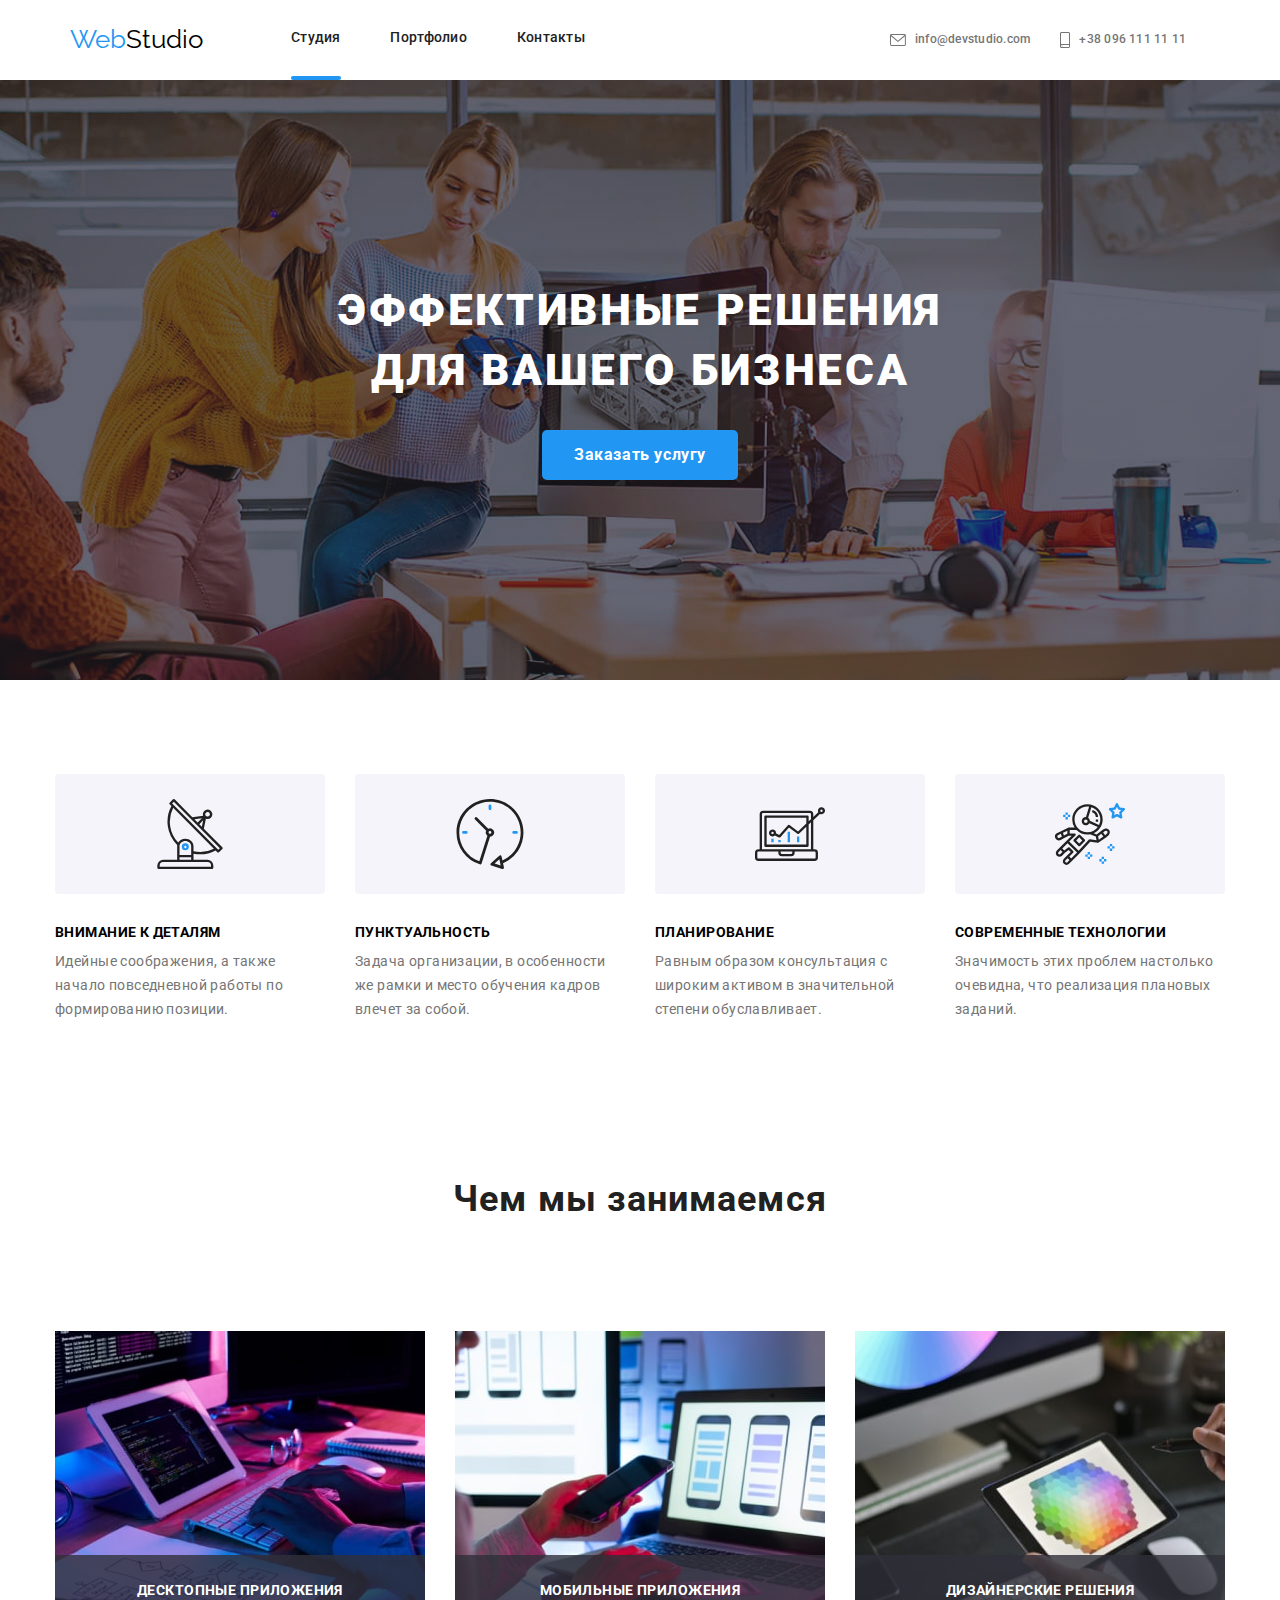
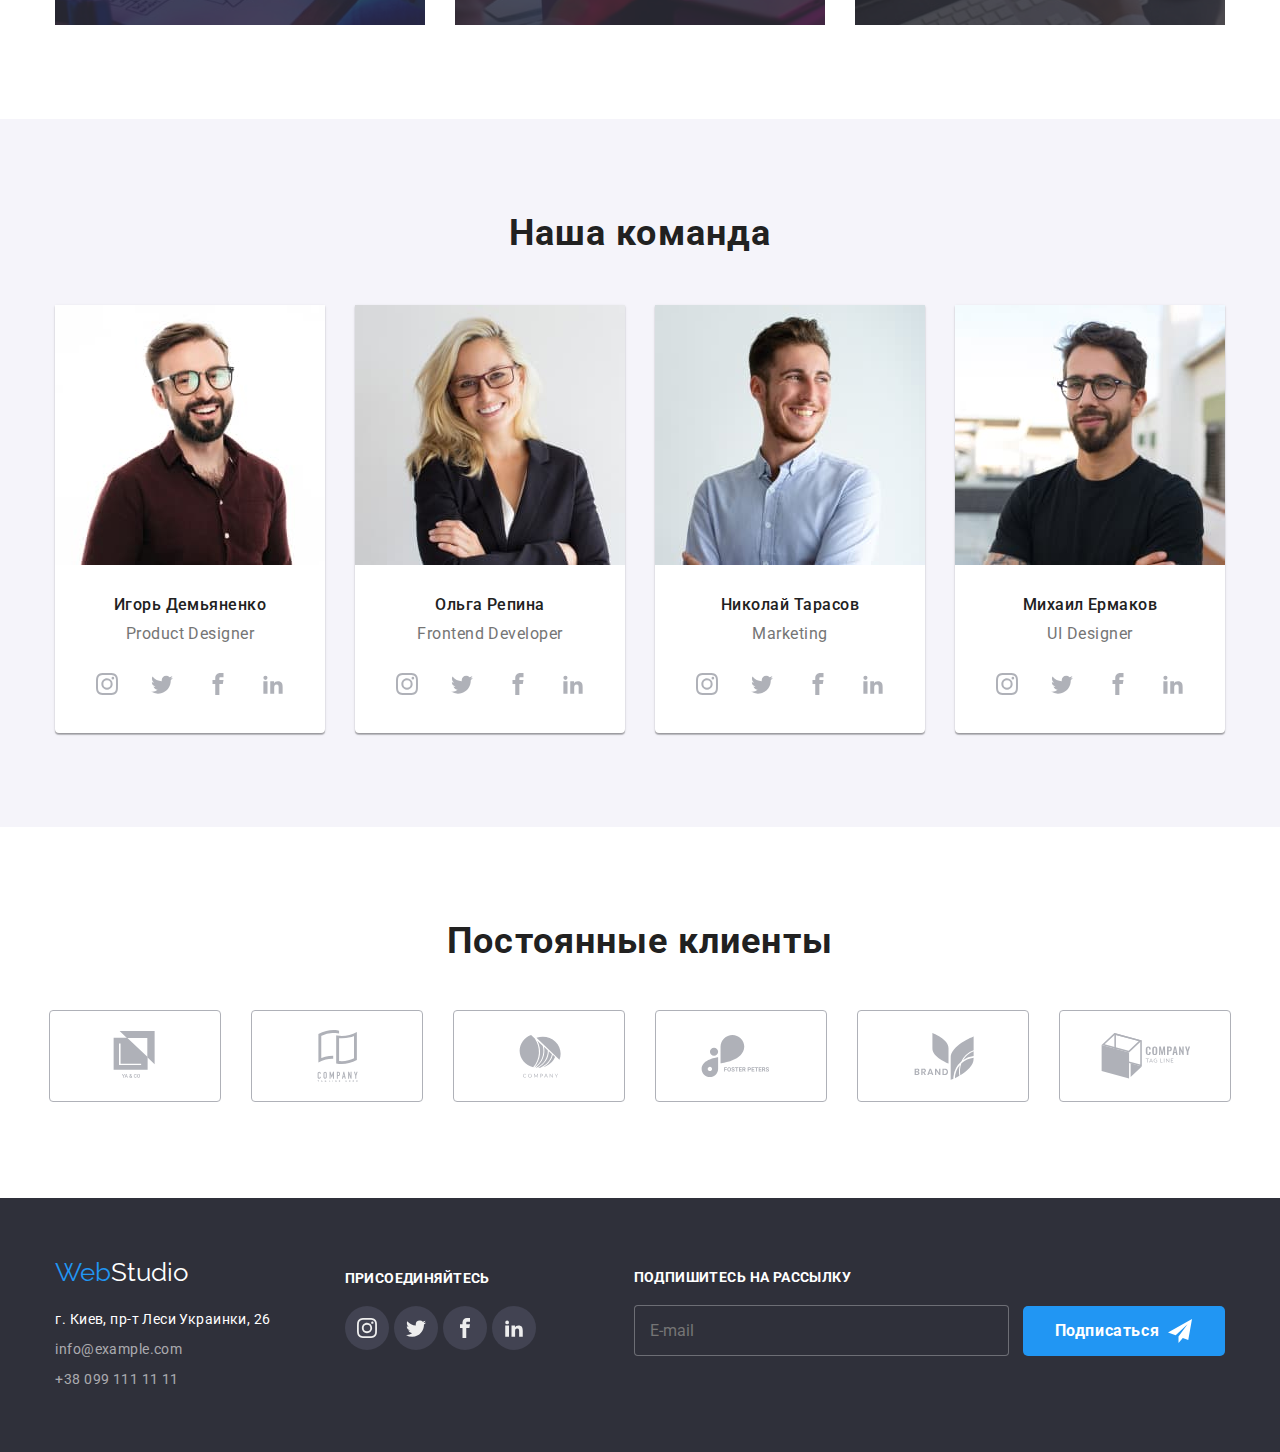
<file: index.html>
<!DOCTYPE html>
<html lang="ru">
<head>
    <meta charset="UTF-8">
    <meta name="viewport" content="width=device-width, initial-scale=1.0">
    <title>WebStudioHM</title>
    <link rel="stylesheet" href="https://cdnjs.cloudflare.com/ajax/libs/modern-normalize/1.0.0/modern-normalize.css">
    <!-- <link rel="stylesheet" href="./css/styles.css"> -->
    <link rel="stylesheet" href="./css/main.min.css">
    <link rel="stylesheet" href="https://cdnjs.cloudflare.com/ajax/libs/animate.css/4.1.1/animate.min.css">
    <link href="https://fonts.googleapis.com/css2?family=Roboto:wght@400;500;700;900&;display=swap" rel="stylesheet">
    <link href="https://fonts.googleapis.com/css2?family=Raleway:wght@700&;display=swap" rel="stylesheet">
    </head>
<body>
<!-- <p>Главная</p> -->
<section class="header-container">
    <header class="header">

        <nav class="navpanel">
            <a class="site-logo" href="./index.html">
                <p class="site-logo-text"><span class="logo-color-web">Web</span><span class=logo-color-studio>Studio</span></p>
            </a>

            <button type="button" class="header-menu-button" aria-expanded="false" aria-controls="menu-part" data-menu-button>
                <svg width="40" height="40" aria-label="Кнопка меню навигации">
                    <use class="menu-bn" href="./img/sprite-icon.svg#icon-menu_40px"></use>
                    <use class="close-bn" href="./img/sprite-icon.svg#icon-close_40px"></use>
                </svg>
            </button>
            
            <div class="header-menu-part" id="menu-part" data-menu>
                <ul class="navpanel-link">
                    <li>
                        <a class="navpanel-link-list" href=""><p class="bottom-line">Студия</p>
                        </a>
                        <!-- <div class="bottom-line"></div> -->
                    </li>
                    
                    <li>
                        <a class="navpanel-link-list" href="./portfolio.html"><p class="bottom-line2">Портфолио</p></a>
                        <!-- <div class="bottom-line2"></div> -->
                    </li>
                    <li>
                        <a class="navpanel-link-list" href=""><p class="bottom-line3">Контакты</p></a>
                        <!-- <div class="bottom-line3"></div> -->
                    </li>
                </ul>

                    <!-- phone-mail-header -->

                <ul class="address">
                    <li>
                        <a class="header-mail" lang="en" href="mailto:info@devstudio.com">info@devstudio.com
                            <svg class="mail-svg">
                                <use href="./img/sprite-icon.svg#icon-mail"></use>
                            </svg> 
                        </a>
                    </li>
                    <li>
                        <a class="header-tel" href="tel:+380961111111">+38 096 111 11 11
                            <svg class="tel-svg">
                                <use href="./img/sprite-icon.svg#icon-sizephone"></use>
                            </svg> 
                        </a>
                    </li>
                </ul>
                
            </div>
            
        </nav>
        
        
    </header>
</section>
    
    <!-- main -->

    <main>
        <section class="effective-part">
            <div class="effective-part-main">
                <h4 hidden>hidden</h4>
                <p class="effective-part-main-text">Эффективные решения для вашего бизнеса</p>
            </div>
            <div class="effective-part-btn">
                <button class="modal-btn" type="button" data-modal-open>Заказать услугу</button>
            </div>
        </section>

        <!-- features -->

        <section class="section-features">
            <div class="section-container">
                <a class="sf-item-link" href="">
                    <svg class="item-link-svg" width="70px" height="70px">
                        <use href="./img/sprite-icon.svg#icon-antennablue"></use>
                    </svg>
                </a>
                <h4 class="section-heading">Внимание к деталям</h4>
                <p class="section-heading-bottom">Идейные соображения, а также начало повседневной работы по формированию позиции.</p>
            </div>

            <div class="section-container">
                <a class="sf-item-link" href="">
                    <svg class="item-link-svg" width="70px" height="70px">
                        <use href="./img/sprite-icon.svg#icon-clock-blue"></use>
                    </svg>
                </a>
                <h4 class="section-heading">Пунктуальность</h4>
                <p class="section-heading-bottom">Задача организации, в особенности же рамки и место обучения кадров влечет за собой.</p>
            </div>

            <div class="section-container">
                <a class="sf-item-link" href="">
                    <svg class="item-link-svg" width="70px" height="70px">
                        <use href="./img/sprite-icon.svg#icon-diagram-blue"></use>
                    </svg>
                </a>
                <h4 class="section-heading">Планирование</h4>
                <p class="section-heading-bottom">Равным образом консультация с широким активом в значительной степени обуславливает.</p>
            </div>

            <div class="section-container">
                <a class="sf-item-link" href="">
                    <svg class="item-link-svg" width="70px" height="70px">
                        <use href="./img/sprite-icon.svg#icon-astronaut-blue"></use>
                    </svg>
                </a>
                <h4 class="section-heading">Современные технологии</h4>
                <p class="section-heading-bottom">Значимость этих проблем настолько очевидна, что реализация плановых заданий.</p>
            </div>
        </section>
        
        <!-- what-we-do -->

        <section>
            <div class="whatwedo">
                <h3 class="wwdheading">Чем мы занимаемся</h3>
                <ul class="wwd-items">
                    <li class="wwd-img-list">
                        <img src="./img/sectionwhatwedo/compressed/box1-min.jpg" alt="работает на десктопе" width="370" height="294" title="desktopwork">
                        <!-- <div class="wwd-overlay">
                        </div>  -->
                        <p class="wwd-text-ove">Десктопные приложения</p>
                    </li>
                    <li class="wwd-img-list">
                        <img src="./img/sectionwhatwedo/compressed/box2-min.jpg" alt="работает на смартфоне" width="370" height="294" title="phonework">
                    <!-- <div class="wwd-overlay">
                        </div>  -->
                        <p class="wwd-text-ove">Мобильные приложения</p>
                    </li >
                    <li class="wwd-img-list">
                        <img src="./img/sectionwhatwedo/compressed/box3-min.jpg" alt="работает на таблете" width="370" height="294" title="tablework">
                    <!-- <div class="wwd-overlay">
                        </div>  -->
                        <p class="wwd-text-ove">Дизайнерские решения</p>
                    </li>
                </ul>
            </div>
        </section>
        
        <!-- ours-team -->

        <section>
            <div class="ours-team">
                <h3 class="ours-team-heading">Наша команда</h3>
                <ul class="ours-team-heading-items">
                    <li  class="shadow">
                        <picture>
                            <source srcset="./img/sectionourteam/igor-desktop.jpg 1x, ./img/sectionourteam/igor-desktop@2x.jpg 2x" 
                              media="(min-width: 1200px)">
                            <source srcset="./img/sectionourteam//igor-tablet.jpg 1x, ./img/sectionourteam/igor-tablet@2x.jpg 2x"
                              media="(min-width: 768px)">
                            <source srcset="./img/sectionourteam//igor-mobile.jpg 1x, ./img/sectionourteam/igor-mobile@2x.jpg 2x"
                              media="(min-width: 320px)">
                            <img class="union" src="./img/sectionourteam/igor-mobile.jpg" alt="Фото Игоря">
                          </picture>
                        <!-- <img src="./img/sectionourteam/compressed/img1or-min.jpg" width="270" height="260" alt="Игорь Демьяненко"> -->
                        <h4 class="ours-team-heading-employe">Игорь Демьяненко</h4>
                        <p class="ours-team-heading-employe-spec" lang="en">Product Designer</p>
                        
                        <div class="follow-board">
                            <div class="follow">
                                <a class="follow-link" href="">
                                    <svg class="follow-link-item">
                                        <use href="./img/sprite-icon.svg#icon-instagram"></use>
                                    </svg>
                                </a>
                            </div>
                             <div class="follow">
                                <a class="follow-link" href="">
                                    <svg class="follow-link-item">
                                        <use href="./img/sprite-icon.svg#icon-twitter"></use>
                                    </svg>                             
                                </a>
                            </div>
                            <div class="follow">
                                <a class="follow-link" href="">
                                    <svg class="follow-link-item">
                                        <use href="./img/sprite-icon.svg#icon-facebook"></use>
                                    </svg>
                                </a>
                            </div>
                            <div class="follow">
                                <a class="follow-link" href="">
                                    <svg class="follow-link-item">
                                        <use href="./img/sprite-icon.svg#icon-linkedin2"></use>
                                    </svg>
                                </a>
                            </div>
                        </div>
                    </li>
            
                    <li class="shadow">
                        <picture>
                            <source srcset="./img/sectionourteam/olga-desktop.jpg 1x, ./img/sectionourteam/olga-mobile@2x.jpg 2x" 
                              media="(min-width: 1200px)">
                            <source srcset="./img/sectionourteam//olga-tablet.jpg 1x, ./img/sectionourteam/olga-mobile@2x.jpg 2x"
                              media="(min-width: 768px)">
                            <source srcset="./img/sectionourteam//olga-mobile.jpg 1x, ./img/sectionourteam/olga-mobile@2x.jpg 2x"
                              media="(min-width: 320px)">
                            <img class="union" src="./img/sectionourteam/olga-mobile.jpg" alt="Фото Ольги">
                          </picture>
                        <!-- <img src="./img/sectionourteam/compressed/img2or-min.jpg" width="270" height="260" alt="Ольга Репина"> -->
                        <h4 class="ours-team-heading-employe">Ольга Репина</h4>
                        <p class="ours-team-heading-employe-spec" lang="en">Frontend Developer</p>

                        <div class="follow-board">
                            <div class="follow">
                                <a class="follow-link" href="">
                                    <svg class="follow-link-item">
                                        <use href="./img/sprite-icon.svg#icon-instagram"></use>
                                    </svg>
                                </a>
                            </div>
                             <div class="follow">
                                <a class="follow-link" href="">
                                    <svg class="follow-link-item">
                                        <use href="./img/sprite-icon.svg#icon-twitter"></use>
                                    </svg>                             
                                </a>
                            </div>
                            <div class="follow">
                                <a class="follow-link" href="">
                                    <svg class="follow-link-item">
                                        <use href="./img/sprite-icon.svg#icon-facebook"></use>
                                    </svg>
                                </a>
                            </div>
                            <div class="follow">
                                <a class="follow-link" href="">
                                    <svg class="follow-link-item">
                                        <use href="./img/sprite-icon.svg#icon-linkedin2"></use>
                                    </svg>
                                </a>
                            </div>
                        </div>
                    </li>
                    <li class="shadow">
                        <picture>
                            <source srcset="./img/sectionourteam/nikolay-desktop.jpg 1x, ./img/sectionourteam/nikolay-desktop@2x.jpg 2x" 
                              media="(min-width: 1200px)">
                            <source srcset="./img/sectionourteam//nikolay-tablet.jpg 1x, ./img/sectionourteam/nikolay-tablet@2x.jpg 2x"
                              media="(min-width: 768px)">
                            <source srcset="./img/sectionourteam//nikolay-mobile.jpg 1x, ./img/sectionourteam/nikolay-mobile@2x.jpg 2x"
                              media="(min-width: 320px)">
                            <img class="union" src="./img/sectionourteam/nikolay-mobile.jpg" alt="Фото Николая">
                          </picture>
                        <!-- <img src="./img/sectionourteam/compressed/img3or-min.jpg" width="270" height="260" alt="Николай Тарасов"> -->
                        <h4 class="ours-team-heading-employe">Николай Тарасов</h4>
                        <p class="ours-team-heading-employe-spec" lang="en">Marketing</p>

                        <div class="follow-board">
                            <div class="follow">
                                <a class="follow-link" href="">
                                    <svg class="follow-link-item">
                                        <use href="./img/sprite-icon.svg#icon-instagram"></use>
                                    </svg>
                                </a>
                            </div>
                             <div class="follow">
                                <a class="follow-link" href="">
                                    <svg class="follow-link-item">
                                        <use href="./img/sprite-icon.svg#icon-twitter"></use>
                                    </svg>                             
                                </a>
                            </div>
                            <div class="follow">
                                <a class="follow-link" href="">
                                    <svg class="follow-link-item">
                                        <use href="./img/sprite-icon.svg#icon-facebook"></use>
                                    </svg>
                                </a>
                            </div>
                            <div class="follow">
                                <a class="follow-link" href="">
                                    <svg class="follow-link-item">
                                        <use href="./img/sprite-icon.svg#icon-linkedin2"></use>
                                    </svg>
                                </a>
                            </div>
                        </div>
                    </li>
                    <li class="shadow">
                        <picture>
                            <source srcset="./img/sectionourteam/mihail-desktop.jpg 1x, ./img/sectionourteam/mihail-desktop@2x.jpg 2x" 
                              media="(min-width: 1200px)">
                            <source srcset="./img/sectionourteam//mihail-tablet.jpg 1x, ./img/sectionourteam/mihail-tablet@2x.jpg 2x"
                              media="(min-width: 768px)">
                            <source srcset="./img/sectionourteam//mihail-mobile.jpg 1x, ./img/sectionourteam/mihail-mobile@2x.jpg 2x"
                              media="(min-width: 320px)">
                            <img class="union" src="./img/sectionourteam/mihail-mobile.jpg" alt="Фото Игоря">
                          </picture>
                        <!-- <img src="./img/sectionourteam/compressed/img4or-min.jpg" width="270" height="260" alt="Михаил Ермаков"> -->
                        <h4 class="ours-team-heading-employe">Михаил Ермаков</h4>
                        <p class="ours-team-heading-employe-spec" lang="en">UI Designer</p>

                        <div class="follow-board">
                            <div class="follow">
                                <a class="follow-link" href="">
                                    <svg class="follow-link-item">
                                        <use href="./img/sprite-icon.svg#icon-instagram"></use>
                                    </svg>
                                </a>
                            </div>
                             <div class="follow">
                                <a class="follow-link" href="">
                                    <svg class="follow-link-item">
                                        <use href="./img/sprite-icon.svg#icon-twitter"></use>
                                    </svg>                             
                                </a>
                            </div>
                            <div class="follow">
                                <a class="follow-link" href="">
                                    <svg class="follow-link-item">
                                        <use href="./img/sprite-icon.svg#icon-facebook"></use>
                                    </svg>
                                </a>
                            </div>
                            <div class="follow">
                                <a class="follow-link" href="">
                                    <svg class="follow-link-item">
                                        <use href="./img/sprite-icon.svg#icon-linkedin2"></use>
                                    </svg>
                                </a>
                            </div>
                        </div>
                    </li>
                </ul>
            </div>

        </section>
    </main>

    <!-- regular-customers -->

    <section>
        <div class="customers">
            <h3 class="customers-heading">Постоянные клиенты</h3>
                
                <ul class="cs-heading">
                    <li class="cs-heading-img">
                    <a href="">
                        <svg class="cs-svg">
                            <use href="./img/sprite-icon.svg#icon-Client-1"></use>
                        </svg>
                        <!-- <img src="./img/SectionRegularCustomers/Client-1.svg" alt="c1" width="170px" height="90px"> -->
                    </a>
                    </li>
                    <li class="cs-heading-img">
                    <a href="">
                            <svg class="cs-svg">
                                <use href="./img/sprite-icon.svg#icon-Client-2"></use>
                            </svg>
                        <!-- <img src="./img/SectionRegularCustomers/Client-2.svg" alt="c2" width="170px" height="90px"> -->
                    </a>
                    </li>
                    <li class="cs-heading-img">
                    <a href="">
                        <svg class="cs-svg">
                            <use href="./img/sprite-icon.svg#icon-Client-3"></use>
                        </svg>
                        <!-- <img src="./img/SectionRegularCustomers/Client-3.svg" alt="c3" width="170px" height="90px"> -->
                    </a>
                    </li>
                    <li class="cs-heading-img">
                    <a href="">
                        <svg class="cs-svg">
                            <use href="./img/sprite-icon.svg#icon-Client-4"></use>
                        </svg>
                        <!-- <img src="./img/SectionRegularCustomers/Client-4.svg" alt="c4" width="170px" height="90px"> -->
                    </a>
                    </li>
                    <li class="cs-heading-img">
                    <a href="">
                        <svg class="cs-svg">
                            <use href="./img/sprite-icon.svg#icon-Client-5"></use>
                        </svg>
                        <!-- <img src="./img/SectionRegularCustomers/Client-5.svg" alt="c5" width="170px" height="90px"> -->
                    </a>
                    </li>
                    <li class="cs-heading-img">
                    <a href="">
                        <svg class="cs-svg">
                            <use href="./img/sprite-icon.svg#icon-Client-6"></use>
                        </svg>
                        <!-- <img src="./img/SectionRegularCustomers/Client-6.svg" alt="c6" width="170px" height="90px"> -->
                    </a>
                    </li>
                </ul>
        </div>
    </section>

    <!-- contacts-footer -->

    <footer class="footer">
        <div class="footer-block">
            <div class="footer-inline">
                <a class="site-logo-f" href="./index.html">
                    <p class="site-logo-f-text">
                        <span class="logo-color-web">Web</span><span class=logo-color-studio-w>Studio</span>
                    </p>
                </a>
                <ul class="contacts-footer">
                    <li>
                        <a class="footer-map-link" href="https://goo.gl/maps/T7kZVf5VMRWnxqEv9" target="_blank">г. Киев, пр-т Леси Украинки, 26</a>
                    </li>
                    <li>
                        <a class="footer-mail-link" href="mailto:info@example.com">info@example.com</a>
                    </li>
                    <li>
                        <a class="footer-tel-link" href="tel:+380991111111">+38 099 111 11 11</a>
                    </li>
                </ul>
            </div>

    <!-- contacts-footer-inline-2 -->
       
            <div class="footer-inline-2">
                <p class="footer-link-header">присоединяйтесь</p>
                <ul class="gotolink">
                    <li class="gotolink-item">
                        <a class="link-area" href="">
                        <svg class="gotolink-item-icon">
                            <use href="./img/sprite-icon.svg#icon-instagram"></use>
                        </svg>    
                        </a>
                    </li>
                    <li class="gotolink-item">     
                        <a class="link-area" href="">
                        <svg class="gotolink-item-icon">
                            <use href="./img/sprite-icon.svg#icon-twitter"></use>
                        </svg>
                        </a>
                    </li>
                    <li class="gotolink-item">
                        <a class="link-area" href="">
                        <svg class="gotolink-item-icon">
                            <use href="./img/sprite-icon.svg#icon-facebook"></use>
                        </svg>    
                        </a>
                    </li>
                    <li class="gotolink-item">
                        <a class="link-area" href="">
                        <svg class="gotolink-item-icon">
                            <use href="./img/sprite-icon.svg#icon-linkedin2"></use>
                        </svg>    
                        </a>
                    </li>
                </ul>
            </div>
        </div>
        
            <div class="subscribe">
                <form action="#">
                    <label class="sub-head" for="sub-me">Подпишитесь на рассылку</label>
                    <input name="sub-me" class="sub-input" type="email" id="sub-me" placeholder="E-mail" required>
                    <button class="sub-submit" type="submit">Подписаться</button>
                </form>
            </div>
        
    </footer>
    <!-- modal-button-action-start -->
    <div class="backdrop is-hidden" data-modal>
        <div class="modal">
            <button type="button" class="close-btn" data-modal-close>
                <svg width="11px" height="11px">
                    <use href="./img/sprite-icon.svg#icon-cross"></use>
                </svg>
            </button>

            
            <div>

                <p class="modal-header">Оставьте свои данные, мы вам перезвоним</p>
                <form action="#" class="contact-form">

                    <label for="name" class="input-p">Имя</label>
                    <input type="text" name="u-name" id="name" class="c-form-input" required>
                    <svg class="input-icon-svg-name" width="12px" height="12px">
                        <use href="./img/sprite-icon.svg#icon-name"></use>
                    </svg>
                    
                    
                    <label for="phone" class="input-p">Телефон</label>
                    <input type="tel" name="u-tel" id="phone" class="c-form-input" required>
                    <svg class="input-icon-svg-tel" width="13px" height="13px">
                        <use href="./img/sprite-icon.svg#icon-cphone"></use>
                    </svg>
                    
                    
                    <label for="mail" class="input-p">Почта</label>
                    <input type="email" name="u-email" id="mail" class="c-form-input" required>
                    <svg class="input-icon-svg-mail" width="15px" height="12px">
                        <use href="./img/sprite-icon.svg#icon-cmail" ></use>
                    </svg>
                    

                    <label for="comm" class="input-comm">Комментарий</label>
                    <textarea name="user-comm" class="comm-form-input" id="comm" placeholder="Введите текст"></textarea>
                    <!-- <input type="text" name="user-comm" id="comm" class="c-form-input" placeholder="Your comment"> -->
                    

                    <div class="checkbox">
                        <input type="checkbox" class="chk-box custom-checkbox" id="agree" required><label class="custom-chkbox" style="cursor: pointer;" for="agree">Соглашаюсь с рассылкой и принимаю
                            <a href="" class="contract" target="_blank" style="font-size: 12px;">Условия договора</a>
                        </label>
                    </div>
                    
                    <div class="btn-submit">
                        <button type="submit" class="btn-style">Отправить</button>
                    </div>
                </form>
                
            </div>
        </div>
    </div>
    <script src="./js/modal.js"></script>
    <script src="./js/menu.js"></script>
</body>
</html>
</file>
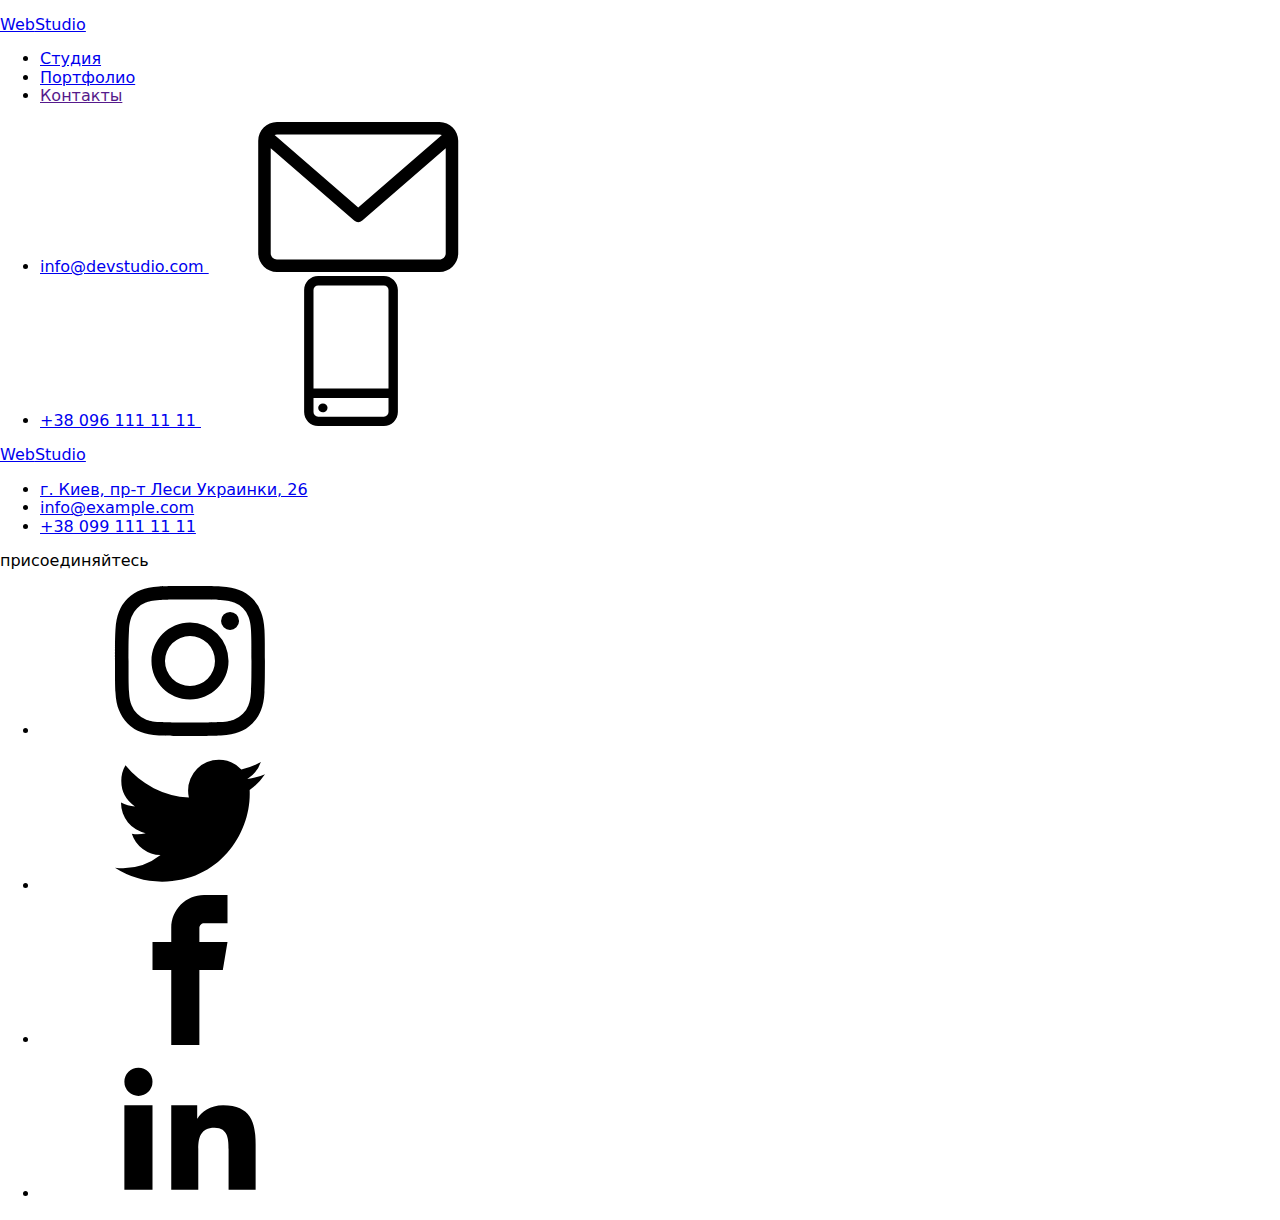
<file: contacts.html>
<!DOCTYPE html>
<html lang="ru">
<head>
    <meta charset="UTF-8">
    <meta name="viewport" content="width=device-width, initial-scale=1.0">
    <title>contacts</title>
    <link rel="stylesheet" href="https://cdnjs.cloudflare.com/ajax/libs/modern-normalize/1.0.0/modern-normalize.css">
    <link rel="stylesheet" href="./css/styles.css">
    <link href="https://fonts.googleapis.com/css2?family=Roboto:wght@400;500;700;900&;display=swap" rel="stylesheet">
    <link href="https://fonts.googleapis.com/css2?family=Raleway:wght@700&;display=swap" rel="stylesheet">
</head>
<body>
    <!--upline-->
    <header class="header">
        <!-- <p>Главная</p> -->
        <nav class="navpanel">
            <a class="site-logo" href="./index.html">
                <p class="site-logo-text"><span class="logo-color-web">Web</span><span class=logo-color-studio>Studio</span></p>
            </a>
            <ul class="navpanel-link">
                <li>
                    <a class="navpanel-link-list" href="./index.html">Студия</a>
                </li>
                <li>
                    <a class="navpanel-link-list" href="./portfolio.html">Портфолио</a>
                </li>
                <li>
                    <a class="navpanel-link-list" href="">Контакты</a>
                    <div class="bottom-line"></div>
                </li>
            </ul>
        </nav>

        <!-- phone-mail-header -->
        <ul class="address">
            <li class="address-link-mail">
                <a class="header-mail" lang="en" href="mailto:info@devstudio.com">info@devstudio.com
                    <svg class="mail-svg">
                        <use href="./img/sprite-icon.svg#icon-mail"></use>
                    </svg> 
                </a>
            </li>
            <li class="address-link-tel">
                <a class="header-tel" href="tel:+380961111111">+38 096 111 11 11
                    <svg class="tel-svg">
                        <use href="./img/sprite-icon.svg#icon-sizephone"></use>
                    </svg> 
                </a>
            </li>
        </ul>
    </header>
 



    <!-- contacts-footer -->
    
    <footer class="footer">
        <div class="footer-inline">
            <a class="site-logo-f" href="./index.html">
                <p class="site-logo-f-text">
                    <span class="logo-color-web">Web</span><span class=logo-color-studio-w>Studio</span>
                </p>
            </a>
            <ul class="contacts-footer">
                <li>
                    <a class="footer-map-link" href="https://goo.gl/maps/T7kZVf5VMRWnxqEv9" target="_blank">г. Киев, пр-т Леси Украинки, 26</a>
                </li>
                <li>
                    <a class="footer-mail-link" href="mailto:info@example.com">info@example.com</a>
                </li>
                <li>
                    <a class="footer-tel-link" href="tel:+380991111111">+38 099 111 11 11</a>
                </li>
            </ul>
        </div>

    <!-- contacts-footer-inline-2 -->
       
        <div class="footer-inline-2">
            <p class="footer-link-header">присоединяйтесь</p>
            <ul class="gotolink">
                <li class="gotolink-item">
                    <a class="link-area" href="">
                    <svg class="gotolink-item-icon">
                        <use href="./img/sprite-icon.svg#icon-instagram"></use>
                    </svg>    
                    </a>
                </li>
                <li class="gotolink-item">     
                    <a class="link-area" href="">
                    <svg class="gotolink-item-icon">
                        <use href="./img/sprite-icon.svg#icon-twitter"></use>
                    </svg>
                    </a>
                </li>
                <li class="gotolink-item">
                    <a class="link-area" href="">
                    <svg class="gotolink-item-icon">
                        <use href="./img/sprite-icon.svg#icon-facebook"></use>
                    </svg>    
                    </a>
                </li>
                <li class="gotolink-item">
                    <a class="link-area" href="">
                    <svg class="gotolink-item-icon">
                        <use href="./img/sprite-icon.svg#icon-linkedin2"></use>
                    </svg>    
                    </a>
                </li>
            </ul>
        </div>
    </footer>
</body>
</html>
</file>
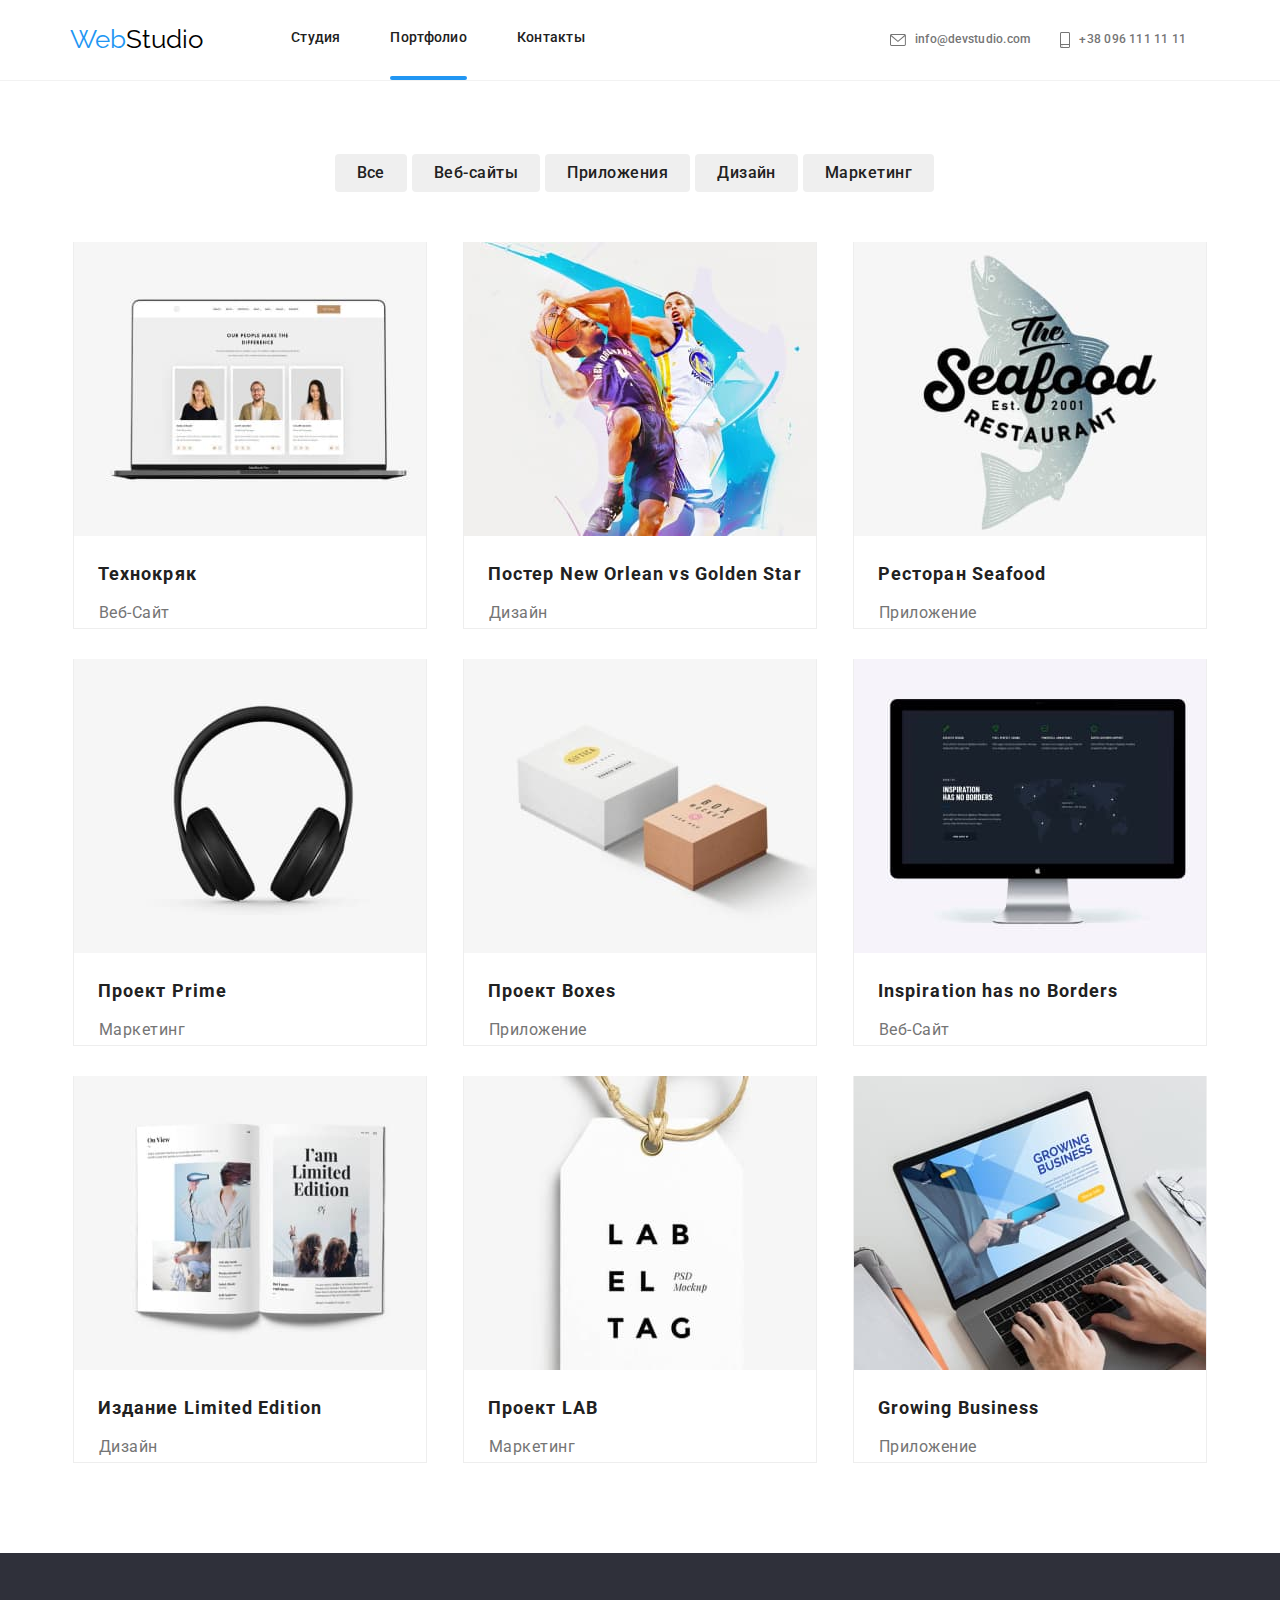
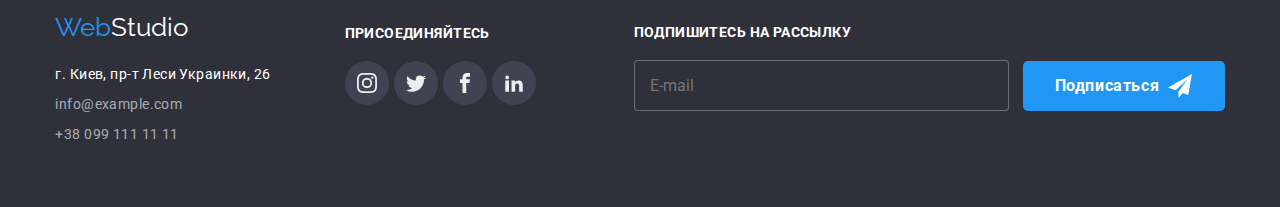
<file: portfolio.html>
<!DOCTYPE html>
<html lang="ru">
<head>
    <meta charset="UTF-8">
    <meta name="viewport" content="width=device-width, initial-scale=1.0">
    <title>portfolio</title>
    <link rel="stylesheet" href="https://cdnjs.cloudflare.com/ajax/libs/modern-normalize/1.0.0/modern-normalize.css">
    <!-- <link rel="stylesheet" href="./css/styles.css"> -->
    <link rel="stylesheet" href="./css/portfolio.min.css">
    <link href="https://fonts.googleapis.com/css2?family=Roboto:wght@400;500;700;900&;display=swap" rel="stylesheet">
    <link href="https://fonts.googleapis.com/css2?family=Raleway:wght@700&;display=swap" rel="stylesheet">
</head>
<body>
    <!-- <p>Главная</p> -->
<section class="header-container">
    <header class="header">

        <nav class="navpanel">
            <a class="site-logo" href="./index.html">
                <p class="site-logo-text"><span class="logo-color-web">Web</span><span class=logo-color-studio>Studio</span></p>
            </a>

            <button type="button" class="header-menu-button" aria-expanded="false" aria-controls="menu-part" data-menu-button>
                <svg width="40" height="40" aria-label="Кнопка меню навигации">
                    <use class="menu-bn" href="./img/sprite-icon.svg#icon-menu_40px"></use>
                    <use class="close-bn" href="./img/sprite-icon.svg#icon-close_40px"></use>
                </svg>
            </button>
            
            <div class="header-menu-part" id="menu-part" data-menu>
                <ul class="navpanel-link">
                    <li>
                        <a class="navpanel-link-list" href="./index.html"><p class="bottom-line2" >Студия</p>
                        </a>
                        <!-- <div class="bottom-line2"></div> -->
                    </li>
                    
                    <li>
                        <a class="navpanel-link-list" href="./portfolio.html"><p class="bottom-line">Портфолио</p></a>
                        <!-- <div class="bottom-line"></div> -->
                    </li>
                    <li>
                        <a class="navpanel-link-list" href=""><p class="bottom-line3">Контакты</p></a>
                        <!-- <div class="bottom-line3"></div> -->
                    </li>
                </ul>

                    <!-- phone-mail-header -->
                
                <ul class="address">
                    <li>
                        <a class="header-mail" lang="en" href="mailto:info@devstudio.com">info@devstudio.com
                            <svg class="mail-svg">
                                <use href="./img/sprite-icon.svg#icon-mail"></use>
                            </svg> 
                        </a>
                    </li>
                    <li>
                        <a class="header-tel" href="tel:+380961111111">+38 096 111 11 11
                            <svg class="tel-svg">
                                <use href="./img/sprite-icon.svg#icon-sizephone"></use>
                            </svg> 
                        </a>
                    </li>
                </ul>
                
            </div>
            
        </nav>
        
        
    </header>
</section>
    <!-- filters -->
    <section class="filters">
        <h2 hidden>hidden</h2>
        <div class="buttons">
            <ul class="buttons-list">
                <li class="buttons-list-item">
                    <button class="filter-nav-btn" type="submit">Все</button>
                </li>
                <li class="buttons-list-item">
                    <button class="filter-nav-btn" type="submit">Веб-<span class="lowercase">сайты</span></button>
                </li>
                <li class="buttons-list-item">
                    <button class="filter-nav-btn" type="submit">Приложения</button>
                </li>
                <li class="buttons-list-item">
                    <button class="filter-nav-btn" type="submit">Дизайн</button>
                </li>
                <li class="buttons-list-item">
                    <button class="filter-nav-btn" type="submit">Маркетинг</button>
                </li>
            </ul>
        </div>
    </section>

    <!-- portfolio-all -->
    
    <section class="portfolio-all">
        <a class="solid" href="https://www.facebook.com/InformationTechnologyWorld/" target="_blank">
        <div class="img-p">  
            <div class="portfolio-ove">
                <picture>
                    <source srcset="./img/portfolio/img1-desktop.jpg 1x, ./img/portfolio/img1-desktop@2x.jpg 2x"
                      media="(min-width: 1200px)">
                    <source srcset="./img/portfolio/img1-tablet.jpg 1x, ./img/portfolio/img1-tablet@2x.jpg 2x"
                      media="(min-width: 768px)">
                    <source srcset="./img/portfolio/img1-mobile.jpg 1x, ./img/portfolio/img1-mobile@2x.jpg 2x"
                      media="(min-width: 320px)">
                    <img src="./img/portfolio/img1-mobile.jpg" alt="Компьютер с тремя фото">
                       
                <!-- <img src="./img/portfolio/technocrack-min.jpg" alt="Технокряк-Веб-сайт" width="369" height="294"> -->
                <p class="portfolio-text">Технокряк это современная площадка распространения коронавируса.
                   Компании используют эту платформу для цифрового шпионажа и атак на защищённые сервера конкурентов.
                </p>
            </div>
            <div>
                <h3 class="portfolio-item-heading">Технокряк</h3>
                <p class="portfolio-all-bottom">Веб-сайт</p>
            </div>
        </div>
        </a>
        
        <a class="solid" href="">
        <div class="img-p">
            <div class="portfolio-ove">
                <picture>
                    <source srcset="./img/portfolio/img2-desktop.jpg 1x, ./img/portfolio/img2-desktop@2x.jpg 2x"
                      media="(min-width: 1200px)">
                    <source srcset="./img/portfolio/img2-tablet.jpg 1x, ./img/portfolio/img2-tablet@2x.jpg 2x"
                      media="(min-width: 768px)">
                    <source srcset="./img/portfolio/img2-mobile.jpg 1x, ./img/portfolio/img2-mobile@2x.jpg 2x"
                      media="(min-width: 320px)">
                    <img src="./img/portfolio/img2-mobile.jpg" alt="Постер New Orlean vs Golden Star">
                      
                <!-- <img src="./img/portfolio/posternewovsgs-min.jpg" alt="Постер New Orlean vs Golden Star" width="369" height="294"> -->
                <p class="portfolio-text">New Orleans vs Golden Star recensio....</p>
            </div>
            <div>
                <h3 class="portfolio-item-heading">Постер <span lang="en">New Orlean <span class="lowercase" lang="en">vs</span> Golden Star</span> </h3>
                <p class="portfolio-all-bottom">Дизайн</p>
            </div>
        </div>
        </a>

        <a class="solid" href="">
        <div class="img-p">
            <div class="portfolio-ove">
                <picture>
                    <source srcset="./img/portfolio/img3-desktop.jpg 1x, ./img/portfolio/img3-desktop@2x.jpg 2x"
                      media="(min-width: 1200px)">
                    <source srcset="./img/portfolio/img3-tablet.jpg 1x, ./img/portfolio/img3-tablet@2x.jpg 2x"
                      media="(min-width: 768px)">
                    <source srcset="./img/portfolio/img3-mobile.jpg 1x, ./img/portfolio/img3-mobile@2x.jpg 2x"
                      media="(min-width: 320px)">
                      <img src="./img/portfolio/img3-mobile.jpg" alt="Ресторан Seafood">
            <!-- <img src="./img/portfolio/restorauntseefood-min.jpg" alt="Ресторан Seafood" width="369" height="294"> -->
                <p class="portfolio-text">Restoraunt See Food recensio....</p>
            </div>
            
            <div>
                <h3 class="portfolio-item-heading">Ресторан<span lang="en"> Seafood</span></h3>
                <p class="portfolio-all-bottom">Приложение</p>
            </div>
        </div>
        </a>

        <a class="solid" href="">
        <div class="img-p">
            <div class="portfolio-ove">
                <picture>
                    <source srcset="./img/portfolio/img4-desktop.jpg 1x, ./img/portfolio/img4-desktop@2x.jpg 2x"
                      media="(min-width: 1200px)">
                    <source srcset="./img/portfolio/img4-tablet.jpg 1x, ./img/portfolio/img4-tablet@2x.jpg 2x"
                      media="(min-width: 768px)">
                    <source srcset="./img/portfolio/img4-mobile.jpg 1x, ./img/portfolio/img4-mobile@2x.jpg 2x"
                      media="(min-width: 320px)">
                    <img src="./img/portfolio/img4-mobile.jpg" alt="Проект Prime">
                      
                <!-- <img src="./img/portfolio/projectprime-min.jpg" alt="Проект Prime" width="369" height="294"> -->
                <p class="portfolio-text">Project Prime recensio....</p>
            </div>
           
            <div>
                <h3 class="portfolio-item-heading">Проект<span lang="en"> Prime</span></h3>
                <p class="portfolio-all-bottom">Маркетинг</p>
            </div>
        </div>
        </a>

        <a class="solid" href="">
        <div class="img-p">
            <div class="portfolio-ove">
                <picture>
                    <source srcset="./img/portfolio/img5-desktop.jpg 1x, ./img/portfolio/img5-desktop@2x.jpg 2x"
                      media="(min-width: 1200px)">
                    <source srcset="./img/portfolio/img5-tablet.jpg 1x, ./img/portfolio/img5-tablet@2x.jpg 2x"
                      media="(min-width: 768px)">
                    <source srcset="./img/portfolio/img5-mobile.jpg 1x, ./img/portfolio/img5-mobile@2x.jpg 2x"
                      media="(min-width: 320px)">
                    <img src="./img/portfolio/img5-mobile.jpg" alt="Проект Boxes">
                      
                <!-- <img src="./img/portfolio/projectboxes-min.jpg" alt="Проект Boxes" width="369" height="294"> -->
                <p class="portfolio-text">Проект Boxes recensio....</p>
            </div>
            
            <div>
                <h3 class="portfolio-item-heading">Проект <span lang="en"> Boxes</span></h3>
                <p class="portfolio-all-bottom">Приложение</p>
            </div>
        </div>
        </a>

        <a class="solid" href="">
        <div class="img-p">
            <div class="portfolio-ove">
                    <picture>
                        <source srcset="./img/portfolio/img6-desktop.jpg 1x, ./img/portfolio/img6-desktop@2x.jpg 2x"
                          media="(min-width: 1200px)">
                        <source srcset="./img/portfolio/img6-tablet.jpg 1x, ./img/portfolio/img6-tablet@2x.jpg 2x"
                          media="(min-width: 768px)">
                        <source srcset="./img/portfolio/img6-mobile.jpg 1x, ./img/portfolio/img6-mobile@2x.jpg 2x"
                          media="(min-width: 320px)">
                        <img src="./img/portfolio/img6-mobile.jpg" alt="Inspiration has no Borders">
                          
                <!-- <img src="./img/portfolio/inspirationhnb-min.jpg" alt="Inspiration has no Borders" width="369" height="294"> -->
                <p class="portfolio-text">Inspiration has no Borders recensio....</p>
            </div>
            <div>
                <h3 class="portfolio-item-heading"><span lang="en">Inspiration <span class="lowercase" lang="eu">has no</span> Borders</span></h3>
                <p class="portfolio-all-bottom">Веб-сайт</p>
            </div>
        </div>
        </a>

        <a class="solid" href="">
        <div class="img-p">
            <div class="portfolio-ove">
                <picture>
                    <source srcset="./img/portfolio/img7-desktop.jpg 1x, ./img/portfolio/img7-desktop@2x.jpg 2x"
                      media="(min-width: 1200px)">
                    <source srcset="./img/portfolio/img7-tablet.jpg 1x, ./img/portfolio/img7-tablet@2x.jpg 2x"
                      media="(min-width: 768px)">
                    <source srcset="./img/portfolio/img7-mobile.jpg 1x, ./img/portfolio/img7-mobile@2x.jpg 2x"
                      media="(min-width: 320px)">
                    <img src="./img/portfolio/img7-mobile.jpg" alt="Издание Limited Edition">
                      
                <!-- <img src="./img/portfolio/editionle-min.jpg" alt="Издание Limited Edition" width="369" height="294"> -->
                <p class="portfolio-text">Издание Limited Edition recensio....</p>
            </div>
            <div>
                <h3 class="portfolio-item-heading">Издание<span lang="en"> Limited Edition</span></h3>
                <p class="portfolio-all-bottom">Дизайн</p>
            </div>
        </div>
        </a>

        <a class="solid" href="">
        <div class="img-p">
            <div class="portfolio-ove">
                <picture>
                    <source srcset="./img/portfolio/img8-desktop.jpg 1x, ./img/portfolio/img8-desktop@2x.jpg 2x"
                      media="(min-width: 1200px)">
                    <source srcset="./img/portfolio/img8-tablet.jpg 1x, ./img/portfolio/img8-tablet@2x.jpg 2x"
                      media="(min-width: 768px)">
                    <source srcset="./img/portfolio/img8-mobile.jpg 1x, ./img/portfolio/img8-mobile@2x.jpg 2x"
                      media="(min-width: 320px)">
                    <img src="./img/portfolio/img8-mobile.jpg" alt="Проект LAB">
                      
                <!-- <img src="./img/portfolio/projectlab-min.jpg" alt="Проект LAB" width="369" height="294"> -->
                <p class="portfolio-text">Проект LAB recensio....</p>
            </div>
            <div>
                <h3 class="portfolio-item-heading">Проект <span lang="en" >LAB</span></h3>
                <p class="portfolio-all-bottom">Маркетинг</p>
            </div>
        </div>
        </a>

        <a class="solid" href="">
        <div class="img-p">
            <div class="portfolio-ove">
                <picture>
                    <source srcset="./img/portfolio/img9-desktop.jpg 1x, ./img/portfolio/img9-desktop@2x.jpg 2x"
                      media="(min-width: 1200px)">
                    <source srcset="./img/portfolio/img9-tablet.jpg 1x, ./img/portfolio/img9-tablet@2x.jpg 2x"
                      media="(min-width: 768px)">
                    <source srcset="./img/portfolio/img9-mobile.jpg 1x, ./img/portfolio/img9-mobile@2x.jpg 2x"
                      media="(min-width: 320px)">
                    <img src="./img/portfolio/img9-mobile.jpg" alt="Growing Business">
                      
                <!-- <img src="./img/portfolio/growingbussines-min.jpg" alt="Growing Business" width="368" height="294"> -->
                <p class="portfolio-text">Growing Business recensio....</p>
            </div>
            <div>
                <h3 class="portfolio-item-heading"><span>Growing Business</span></h3>
                <p class="portfolio-all-bottom">Приложение</p>
            </div>
        </div>
        </a>
    </section>

    <!-- contacts-footer -->
    
    <footer class="footer">
        <div class="footer-block">
            <div class="footer-inline">
                <a class="site-logo-f" href="./index.html">
                    <p class="site-logo-f-text">
                        <span class="logo-color-web">Web</span><span class=logo-color-studio-w>Studio</span>
                    </p>
                </a>
                <ul class="contacts-footer">
                    <li>
                        <a class="footer-map-link" href="https://goo.gl/maps/T7kZVf5VMRWnxqEv9" target="_blank">г. Киев, пр-т Леси Украинки, 26</a>
                    </li>
                    <li>
                        <a class="footer-mail-link" href="mailto:info@example.com">info@example.com</a>
                    </li>
                    <li>
                        <a class="footer-tel-link" href="tel:+380991111111">+38 099 111 11 11</a>
                    </li>
                </ul>
            </div>

    <!-- contacts-footer-inline-2 -->
       
            <div class="footer-inline-2">
                <p class="footer-link-header">присоединяйтесь</p>
                <ul class="gotolink">
                    <li class="gotolink-item">
                        <a class="link-area" href="">
                        <svg class="gotolink-item-icon">
                            <use href="./img/sprite-icon.svg#icon-instagram"></use>
                        </svg>    
                        </a>
                    </li>
                    <li class="gotolink-item">     
                        <a class="link-area" href="">
                        <svg class="gotolink-item-icon">
                            <use href="./img/sprite-icon.svg#icon-twitter"></use>
                        </svg>
                        </a>
                    </li>
                    <li class="gotolink-item">
                        <a class="link-area" href="">
                        <svg class="gotolink-item-icon">
                            <use href="./img/sprite-icon.svg#icon-facebook"></use>
                        </svg>    
                        </a>
                    </li>
                    <li class="gotolink-item">
                        <a class="link-area" href="">
                        <svg class="gotolink-item-icon">
                            <use href="./img/sprite-icon.svg#icon-linkedin2"></use>
                        </svg>    
                        </a>
                    </li>
                </ul>
            </div>
        </div>
        
            <div class="subscribe">
                <form action="#">
                    <label class="sub-head" for="sub-me">Подпишитесь на рассылку</label>
                    <input name="sub-me" class="sub-input" type="email" id="sub-me" placeholder="E-mail" required>
                    <button class="sub-submit" type="submit">Подписаться</button>
                </form>
            </div>
    </footer>
    <script src="./js/menu.js"></script>
</body>
</html>
</file>
<file: css/styles.css>
/* body {
    background-color: #ffffff;
    font-family: Roboto, sans-serif;
    font-style: normal;
    max-width: 1600px;
    margin: auto;

} */




/* :root {
--main-font: "Roboto", sans-serif;
--secondary-font: "Raleway", sans-serif;
--main-text-color: #757575;
--secondary-text-color: #212121;
--accent-color-main: #2196f3;
--additional-color: #fff;
--background-main-color: #2f303a;
--background-secondary-color: #f5f4fa;
--border-color: #ececec;
--address-list-color: rgba(255, 255, 255, 0.6);
--social-links-color: #afb1b8;
} */

/* *,
*::before,
*::after {
    box-sizing: inherit;
    margin: 0px;
    padding: 0px;
} */

/* img {
    display: block;
    box-sizing: content-box;
} */

/* ul,
ol {
    list-style: none;
} */


/* LOGO-COLOR */

/* .logo-color-web { 
    color: #2196F3;
}

.logo-color-studio {
    color: #000000;
}  */


/* END-LOGO-COLOR */


/* .navpanel-link-list:hover,
.navpanel-link-list:focus,
.header-mail:hover,
.header-mail:focus,
.header-tel:hover,
.header-tel:focus {
    color: #2196F3;
    transition: all 250ms cubic-bezier(0.4, 0, 0.2, 1);

} */



/* HEADER SECTION FLEX START*/
/* .header {
    background-color: #fff;
    display: flex;
    width: 1600px;
    height: 80px;
    
     
} */


/* .site-logo {
    text-decoration: none;
    margin-left: 215px;
    margin-top: 24px;
    margin-bottom: 25px;
}

.site-logo-text {
    font-family: Raleway, sans-serif;
    font-style: normal;
    font-size: 26px;   
} */

/* .navpanel {
    display: flex;
    box-sizing: border-box;
   
}

.navpanel-link {
    display: flex;
    width: 294px;
    justify-content: space-between;
    box-sizing: border-box;
    margin-bottom: 32px;
    margin-top: 32px;
    margin-left: 93px;

}

.navpanel-link-list {
    font-size: 14px;
    font-weight: 500;
    line-height: 1.14;
    letter-spacing: 0.02em;
    color: #212121;
    text-decoration: none;
    transition: all 250ms cubic-bezier(0.4, 0, 0.2, 1);
}

.bottom-line:after {
    display: flex;
    margin-top: 25.5px;
    content: "";
    background-color: #2196f3;
    width: inherit;
    height: 4px;
    border-radius: 2px;
} */



/* .address {
    display: inline-flex;
    align-items: center;
    justify-content: space-between;
    width: 357px;  
    height: 80px; 
    
    padding-left: 305px;
    padding-right: 215px;

}

.header-mail {
    display: flex;
    align-items: center;
    flex-direction: row-reverse;
    font-weight: 500;
    font-size: 14px;
    line-height: 0.143;
    letter-spacing: 0.02em;
    color: #757575;
    text-decoration: none;
    font-style: normal;
    width: 161px;
    height: 12px;
    transition: all 250ms cubic-bezier(0.4, 0, 0.2, 1);
      
}

.header-tel {
    display: inline-flex;
    align-items: center;
    flex-direction: row-reverse;
    font-weight: 500;
    font-size: 14px;
    line-height: 0.143;
    letter-spacing: 0.02em;
    color: #757575;
    text-decoration: none;
    transition: all 250ms cubic-bezier(0.4, 0, 0.2, 1);
    
} */

/* .header-mail:hover .mail-svg,
.header-tel:hover .tel-svg {
    fill: #2196F3;
    transition: all 250ms cubic-bezier(0.4, 0, 0.2, 1);
} */

/* .header-mail:hover
.header-tel:hover 
установлен - строка - 55 57*/


/* .mail-svg {
    width: 16px;
    height: 12px;
    margin-right: 10px;
    background-size: cover;
    fill: #757575;
    transition: all 250ms cubic-bezier(0.4, 0, 0.2, 1);    
}

.tel-svg {
    width: 10px;
    height: 16px;
    padding-right: 10px;
    fill: #757575;
    transition: all 250ms cubic-bezier(0.4, 0, 0.2, 1);
} */

/* END-ICON-MAIL-TEL-HOVER */

/* HEADER SECTION FLEX END */


/* EFFECTIVE PART FLEX START */

/* .effective-part {
    
    display: block;
    width: 1600px;
    height: 600px;
    background-color: rgba(47, 48, 58, 0.4);
    background-image: linear-gradient(rgba(47, 48, 58, 0.4),rgba(47, 48, 58, 0.4)),
    url(../img/overlay/Imgover.jpg);
    background-repeat: no-repeat;
    
}

.effective-part-main {
    padding-top: 200px;
    display: flex;
    justify-content: center;
    
} */

/* .effective-part-main-text {
    width: 696px;
    height: 120px;
    font-weight: 900;
    font-size: 44px;
    line-height: 1.364;
    letter-spacing: 0.06em;
    text-transform: uppercase;
    text-align: center;
    color: #FFFFFF;
    
}

.effective-part-btn {
    display: flex;
    justify-content: center;
    padding-top: 30px;
    cursor: pointer;
    
} */

/* .modal-btn:hover {
    
    transition: all 250ms linear 250ms;
    opacity: 0.8;
    cursor: pointer;
    
}

.modal-btn {
    letter-spacing: 0.6px;
    font-weight: 700;
    font-size: 16px;
    line-height: 30px;
    text-decoration: none;
    color: #ffffff;
    background-color: #2196F3;
    border: none;
    padding: 10px 32px;
    border-radius: 5px;
    cursor: pointer;
    transition: all 250ms linear 250ms;

} */

/* .backdrop {
    width: 100%;
    height: 100%;
    background-color: rgba(0, 0, 0, 0.2);
    position: fixed;
    top: 0;
    left: 0;
    transition: all 250ms linear 500ms;

} */

/* .is-hidden {
    opacity: 0;
    visibility: hidden;
    pointer-events: none;

} */


/* .modal {
    position: absolute;
    width: 528px;
    height: 581px;
    background-color: #fff;
    transform: translate(-50%, -50%);
    top: 50%;
    left: 50%;
    border-radius: 5px;
    box-shadow: 0px 3px 5px 0px rgba(0, 0, 0, 0.2),
    0px 2px 2px 0px rgba(0, 0, 0, 0.14), 0px 3px 1px -2px rgba(0, 0, 0, 0.12);


}

.is-hidden .modal {
    transform: scale(0);
}

.modal .backdrop {
    transition: all 500ms linear 500ms;
}


.close-btn {
    position: absolute;
    right: 8px;
    top: 8px;
    width: 30px;
    height: 30px;
    background-color: #fff;
    border: 1px solid rgba(0, 0, 0, 0.1);
    border-radius: 50%;
    cursor: pointer;
    transition: all 250ms cubic-bezier(0.4, 0, 0.2, 1);

}

.close-btn:hover {
    
    fill: #2196f3;
    transition: all 250ms cubic-bezier(0.4, 0, 0.2, 1);
}


.modal-header {
    padding-top: 40px;
    padding-bottom: 12px;
    font-weight: 700;
    font-size: 20px;
    line-height: 23px;
    text-align: center;
    letter-spacing: 0.03em;
    color: #212121;

}

.contact-form {
    width: 528px;
    min-height: 432px;
    margin: 0 auto;
    
}

.c-form-input {
    display: block;
    width: 448px;
    height: 37px;
    margin: 0 auto;
    padding-left: 35px;
    border: 1px solid rgba(66, 67, 82, 0.329);
    border-radius: 4px;
    box-sizing: border-box;
    transition: all 250ms cubic-bezier(0.4, 0, 0.2, 1);
    
}

.input-icon-svg-name {
    position: absolute;
    top: 107px;
    left: 53px;
    fill: #2f303a;
    transition: all 250ms cubic-bezier(0.4, 0, 0.2, 1);
    
}

.input-icon-svg-tel {
    position: absolute;
    top: 170px;
    left: 53px;
    fill: #2f303a;
    transition: all 250ms cubic-bezier(0.4, 0, 0.2, 1);
    
}

.input-icon-svg-mail {
    position: absolute;
    top: 235px;
    left: 53px;
    fill: #2f303a;
    transition: all 250ms cubic-bezier(0.4, 0, 0.2, 1);
    
}
.c-form-input:hover + .input-icon-svg-name,
.c-form-input:hover + .input-icon-svg-tel,
.c-form-input:hover + .input-icon-svg-mail,
.c-form-input:focus + .input-icon-svg-name,
.c-form-input:focus + .input-icon-svg-tel,
.c-form-input:focus + .input-icon-svg-mail
{   
    fill: #2196F3;
    transition: all 250ms cubic-bezier(0.4, 0, 0.2, 1);
}


.c-form-input:hover,
.c-form-input:focus {
    border-color: #2196f3;
    cursor: pointer;
    transition: all 250ms cubic-bezier(0.4, 0, 0.2, 1);
    
}

.input-p {
    display: block;
    margin-left: 41px;
    margin-bottom: 4px;
    font-weight: normal;
    font-size: 12px;
    line-height: 14px;
    letter-spacing: 0.01em;
    color: #757575;
    
}

.input-p:not(:first-child) {
    margin-top: 10px;
}

.input-comm {
    display: block;
    margin-left: 41px;
    margin-bottom: 4px;
    margin-top: 10px;
    font-weight: normal;
    font-size: 12px;
    line-height: 14px;
    letter-spacing: 0.01em;
    color: #757575;

}

.comm-form-input {
    display: block;
    width: 448px;
    height: 120px;
    margin: 0 auto;
    padding: 16px;
    resize: none;
    box-sizing: border-box;
    border: 1px solid rgba(66, 67, 82, 0.329);
    border-radius: 4px;
    box-sizing: border-box;
    transition: all 250ms cubic-bezier(0.4, 0, 0.2, 1);
   
}

.comm-form-input:hover,
.comm-form-input:focus {
    border-color: #2196f3;
    transition: all 250ms cubic-bezier(0.4, 0, 0.2, 1);
}


.contract {
    font-family: Roboto;
    font-style: normal;
    font-weight: 400;
    font-size: 14px;
    line-height: 24px;
    letter-spacing: 0.03em;
    text-decoration-line: underline;
    color: #2196F3;

}


.checkbox {
    display: block;
    align-items: center;
    margin: 0 auto;
    width: 425px;
    height: 24px;
    margin-top: 20px;
    font-family: Roboto;
    font-style: normal;
    font-weight: normal;
    font-size: 14px;
    line-height: 24px;
    letter-spacing: 0.03em;
    color: #757575;
}


.chk-box {
    margin-right: 8px;
}


.custom-checkbox {
    position: absolute;
    z-index: -1;
    opacity: 0;
  }

.custom-chkbox::before {
    display: inline-block;
    content:"";
    width: 16px;
    height: 15px;
    border-radius: 2px;
    border: 1px solid rgba(66, 67, 82, 0.329);
    margin-right: 7px;
    background-image: url(../img/agree.svg);
    background-repeat: no-repeat;
    background-position: center;
    box-sizing: border-box;
    
}

.chk-box:checked + .custom-chkbox::before {
    background-color: #2196f3;
}

.btn-submit{
    display: flex;
    justify-content: center;
}

.btn-style {
    text-decoration: none;
    color: #ffffff;
    background-color: #2196F3;
    border: none;
    width: 200px;
    height: 50px;
    border-radius: 5px;
    cursor: pointer;
    transition: all 250ms linear 250ms;
    Font-family: Roboto;
    font-style: normal;
    font-weight: bold;
    font-size: 16px;
    line-height: 30px;
    text-align: center;
    letter-spacing: 0.06em;
    margin-top: 30px;
    
}

.btn-style:hover {
    color: #ffffff;
    background-color: #2196F3;
    transition: all 250ms cubic-bezier(0.4, 0, 0.2, 1) 250ms;
    box-shadow: 0px 3px 5px 0px rgba(0, 0, 0, 0.2),
    0px 2px 2px 0px rgba(0, 0, 0, 0.14), 0px 3px 1px -2px rgba(0, 0, 0, 0.12);
} */
/* EFFECTIVE PART FLEX END */


/* FEATURES START */

/* .section-features {
    display: inline-flex;
    width: 1170px;
    height: 251px;
    justify-content: center;
    margin-left: 215px;
    margin-right: 215px;
    margin-top: 94px;
    box-sizing: border-box;
}

.sf-item-link {
    display: flex;
    align-items: center;
    justify-content: center;
    width: 270px;
    height: 120px;
    background-color: #F5F4FA;
    background-origin: padding-box;
    border-radius: 4px;
}
.sf-item-link-svg {
    background-color: lightcoral;
}

.section-heading {
    display: flex;
    width: 270px;
    height: 16px;
    margin-top: 30px;
}

.section-heading-bottom {
    display: flex;
    justify-content: space-around;
    width: 270px;
    height: 75px;
    margin-top: 10px;
    
}

.section-heading {
    font-weight: 700;
    font-size: 14px;
    line-height: 1.143;
    letter-spacing: 0.03em;
    text-transform: uppercase;
    
    
}

.section-heading-bottom {
    font-weight: 400;
    font-size: 14px;
    line-height: 1.714;
    letter-spacing: 0.03em;
    color: #757575;
}

.section-container:nth-child(n + 2) {
    padding-left: 30px;
} */


/* SECTION FEATURES END */


/* SECTION WHAT WE DO START */


/* .whatwedo {
    display: block;
    width: 1600px;
    height: 386px;

}



.wwdheading {
    display: flex;
    width: 1600px;
    margin-top: 94px;
    padding-left: 612px;
    font-weight: bold;
    font-size: 36px;
    line-height: 1.166;
    letter-spacing: 0.03em;
    color: #212121;
}

.wwd-items {
    display: inline-flex;
    width: 1170px;
    height: 294px;
    padding-top: 50px;
    justify-content: space-between;
    margin-left: 215px;
}

.wwd-img-list {
    position: relative;
}


.wwd-text-ove {
    display: flex;
    align-items: center;
    justify-content: center;
    width: 370px;
    height: 70px;
    background-color: rgba(47, 48, 58, 0.8);
    position: absolute;
    bottom: 0;
    right: 0;
    font-weight: 700;
    font-size: 14px;
    line-height: 16px;
    letter-spacing: 0.03em;
    text-transform: uppercase;
    color:#fff;
    

} */

/* SECTION WHAT WE DO END */


/*OURSTEAMFLEX-START*/

/* .ours-team {
    display: flexbox;
    width: 1600px;
    height: 708px;
    background-color: #F5F4FA;
    margin-top: 94px;
    
}

.ours-team-heading-items {
    padding-top: 50px;
    margin-left:215px;
    display: flex;
    justify-content: space-between;
    width: 1170px;
    min-height: 368px;
    
}
.ours-team-heading {
    padding-left: 668px;
    font-weight: bold;
    font-size: 36px;
    line-height: 1.166;
    letter-spacing: 0.03em;
    color: #212121;
    padding-top: 94px;
}

.ours-team-heading-employe {
    display: flex;
    justify-content: center;
    padding-top: 30px;
    font-weight: 500;
    font-size: 16px;
    line-height: 1.187;
    letter-spacing: 0.03em;
    color: #212121;

}

.ours-team-heading-employe-spec {
    display: flex;
    justify-content: center;
    padding-top: 10px;
    font-weight: normal;
    font-size: 16px;
    line-height: 19px;
    letter-spacing: 0.03em;
    color: #757575;
    
}
.shadow {
    width: 270px;
    height: 428px;
    box-shadow: 0px 1px 3px rgba(0, 0, 0, 0.12), 0px 1px 1px rgba(0, 0, 0, 0.14), 0px 2px 1px rgba(0, 0, 0, 0.2);
    border-radius: 0px 0px 4px 4px;
    background-color: #ffffff;
} */


/* .follow-board {
    display: inline-flex;
    align-items: center;
    width: 210px;
    height: 50px;
    justify-content: space-between;
    margin-left: 30px;
    margin-top: 16px;
    
}


.follow {
    display: flex;
    align-items: center;
    justify-content: center;
}



.follow-link {
    display: flex;
    align-items: center;
    justify-content: center;
    width: 44px;
    height: 44px;
    background-color: #fff;
    border-radius: 50%;
    fill: #AFB1B8;
    transition: all 250ms cubic-bezier(0.4, 0, 0.2, 1);
    
}


.follow-link:hover {
    background-color: #2196F3;
    fill: #EEEEEE;
    transition: all 250ms cubic-bezier(0.4, 0, 0.2, 1);

}

.follow-link-item {
    display: flex;
    align-items: center;
    justify-content: center;
    width: 22px;
    height: 22px;

} */


/* ourteamsflex-end */


/* REGULAR-CUSTOMERS */

/* .customers {
    display: block;
    width: 1600px;
    height: 370px;

}

.customers-heading {
    display: flex;
    justify-content: center;
    height: 42px;
    font-weight: 700;
    font-size: 36px;
    line-height: 1.166;
    letter-spacing: 0.03em;
    color: #212121;
    padding-top: 94px;
    
}

.cs-heading {
    display: flex;
    justify-content: space-between;
    width: 1170px;
    height: 91px;
    margin-top: 50px;
    margin-left: 215px;
    
}

.cs-svg {
    border-style: solid;
    color: #AFB1B8;
    border-width: 1.5px;
    border-radius: 4px;
    fill:  #AFB1B8;
    transition: all 250ms cubic-bezier(0.4, 0, 0.2, 1);
}

.cs-svg:hover {
    fill: #2196F3;
    color: #2196F3;
    transition: all 250ms cubic-bezier(0.4, 0, 0.2, 1);
} */

/* regular-customers-end */

/* FOOTERFLEX-START */



/* .footer {
    position: relative;
    display: block;
    width: 1600px;
    height: 252px;
    background-color: #2F303A;
    text-decoration: none;

}

.site-logo-f {
    display: flex;
    width: 145px;
    min-height: 31px;
    margin-left: 215px;
    margin-top: 60px;
    text-decoration: none;
}
.site-logo-f-text {
    font-family: Raleway, sans-serif;
    font-style: normal;
    font-size: 26px;
    text-decoration: none;
}

.logo-color-studio-w {
    color: #ffffff;
}

.contacts-footer {
    display: inline-block;
    justify-content: space-between;
    width: 231px;
    height: 101px;
    margin-left: 215px;
    margin-top: 20px;

}

.footer-map-link {
    font-weight: normal;
    font-size: 14px;
    line-height: 1.714;
    letter-spacing: 0.03em;
    color: #FFFFFF;
    text-decoration: none;
    

}

.footer-mail-link, .footer-tel-link {
    display: flex;
    font-weight: normal;
    font-size: 14px;
    line-height: 1.714;
    letter-spacing: 0.03em;
    color: rgba(255, 255, 255, 0.6);
    text-decoration: none;
    margin-top: 6px;
    
} */

/* ADD_LINK_START */

/* .footer-inline-2 {
    display: inline-block;
    width: 206px;
    height: 100px;
    margin-left: 70px;
    margin-top: 72px;
    position: absolute;
    
}


.footer-link-header {
    text-transform: uppercase;
    font-weight: 700;
    font-size: 14px;
    line-height: 1.143;
    letter-spacing: 0.03em;
    color: #FFFFFF;
    margin-bottom: 20px;
      
}


.gotolink {
    display: flex;
    align-items: center;
    justify-content: space-between;
    
    
}


.gotolink-item {
    display: flex;
    align-items: center;
    justify-content: center;
      
}

.link-area {
    display: inline-flex;
    align-items: center;
    justify-content: center;
    width: 44px;
    height: 44px;
    background-color: #424352;
    border-radius: 50%;
    transition: all 250ms cubic-bezier(0.4, 0, 0.2, 1);
}

.gotolink-item-icon {
    display: flex;
    align-items: center;
    fill: #EEEEEE;
    width: 20px;
    height: 20px;

}

.link-area:hover {
    background-color: #2196F3;
    transition: all 250ms cubic-bezier(0.4, 0, 0.2, 1);

}

.footer-inline {
    display: inline-block;

} */



/*  add-link-end */

/* subscribe-flex-star */

/* .subscribe {
    display: inline-block;
    position: absolute;
    right: 0;
    margin-top: 72px;
    margin-right: 203px;
}

.sub-head {
    display: flex;
    width: 219px;
    height: 16px;
    font-family: Roboto;
    font-style: normal;
    font-weight: 700;
    font-size: 14px;
    line-height: 16px;
    letter-spacing: 0.03em;
    text-transform: uppercase;
    color: #FFFFFF;
}

.sub-input {
    display: inline-flex;
    align-items: center;
    margin-top: 20px;
    width: 358px;
    height: 49px;
    border: none;
    border: 1px solid rgba(255, 255, 255, 0.3);
    border-radius: 4px;
    background-color: #2F303A;
    color: #afb1b8;
    padding-left: 15px;
    color: #ffffff;
}

.sub-submit {
    display: inline-flex;
    align-items: center;
    width: 170px;
    height: 50px;
    letter-spacing: 0.6px;
    font-weight: 700;
    font-size: 16px;
    line-height: 30px;
    text-decoration: none;
    text-align: center;
    color: #ffffff;
    background-color: #2196F3;
    border: none;
    border-radius: 5px;
    cursor: pointer;
    padding-left: 32px;
    background-image: url(../img/icon-send.svg);
    background-repeat: no-repeat;
    background-position: center;
    background-position-x: 145px;
    margin-left: 10px;
    transition: all 250ms linear 250ms;
    
}

.sub-submit:hover {
    transition: all 250ms linear 250ms;
    opacity: 0.8;
    cursor: pointer;
} */

/* footerflex-end */


/* PORTFOLIO_FLEX_START */
/* .filter-nav-btn:hover,
.filter-nav-btn:focus {
    color: #ffffff;
    background-color: #2196F3;
    transition: all 250ms cubic-bezier(0.4, 0, 0.2, 1);
    box-shadow: 0px 3px 5px 0px rgba(0, 0, 0, 0.2),
    0px 2px 2px 0px rgba(0, 0, 0, 0.14), 0px 3px 1px -2px rgba(0, 0, 0, 0.12);
    
}

.filters {
    display: inline-block;
    width: 1600px;
    height: 149px;
    border-top-style: solid;
    border-top-width: 1px;
    color: rgba(229, 229, 229, 0.5);
}



.buttons {
    display: flex;
    padding-left: 495px;
    margin-top: 94px;
    
    
}

.buttons-list {
    display: flex;
    justify-content: space-between;
    min-width: 611px;
    min-height: 55px;
    

}

.filter-nav-btn {
    color: #212121;
    font-weight: 500;
    font-size: 16px;
    line-height: 1.625;
    text-align: center;
    letter-spacing: 0.03em;
    cursor: pointer;
    padding: 6px 22px;
    text-transform: capitalize;
    border: none;
    border-radius: 4px;
    transition: all 250ms cubic-bezier(0.4, 0, 0.2, 1);
    
} */


/* .portfolio-all {
    display: flex;
    justify-content: space-between;
    margin-left: 215px;
    margin-top: 34px;
    margin-right: auto;
    flex-wrap: wrap;
    width: 1173px;
    height: 1300px;
    box-sizing: border-box;
    margin-bottom: 74px;
    
}


.portfolio-item-heading {
    font-weight: 700;
    font-size: 18px;
    line-height: 2.000;
    letter-spacing: 0.06em;
    color: #212121;
    text-transform: capitalize;
    padding-left: 24px;
    padding-top: 20px;
    padding-bottom: 4px;
    
  
}

.lowercase {
    text-transform: lowercase;
}

.portfolio-all-bottom {
    font-size: 16px;
    font-weight: 400;
    line-height: 1.875;
    letter-spacing: 0.03em;
    color: #757575;
    text-transform: capitalize;
    padding-left: 25px;
    padding-top: 2px;
    
}




.img-p {
    display: block;
    align-items: center;
    max-width: 368px;
    max-height: 294px;
    
}


.portfolio-ove {
    position: relative;
    overflow: hidden;
    width: 368px;
    height: 294px;
    transition-duration: 500ms;
    
} 

.portfolio-ove img {
    max-width: 100%;
    height: 294px;
    display: block;
    margin: 0px;

}
 
.portfolio-ove:hover .portfolio-text {
    bottom: 0;
}

.portfolio-text {
    display: flex;
    align-items: center;
    justify-content: space-around;
    padding-left: 24px;
    padding-right: 24px;
    font-weight: 400;
    font-size: 18px;
    line-height: 1.556;
    letter-spacing: 0.03em;
    background-color: rgba(33, 150, 243, 0.9);
    color: #FFFFFF;
    width: 100%;
    height: 100%;
    position: absolute;
    bottom: -100%;
    transition-property: bottom;
    transition-duration: 500ms;

}


.solid {
    position: relative;
    display: flex;
    box-sizing: border-box;
    width: 370px;
    height: 404px;
    text-decoration: none;
    border-left: solid 1px #EEEEEE;
    border-right: solid 1px #EEEEEE;
    border-bottom: solid 1px #EEEEEE;
    
}

.solid:not(:nth-child(3n-2)) {
    margin-left: 30px;
    
}

.solid:hover {
    box-shadow: 0px 1px 1px rgba(0, 0, 0, 0.12), 
    0px 4px 4px rgba(0, 0, 0, 0.06),
    1px 4px 6px rgba(0, 0, 0, 0.16);
    
} */
/* porfolio-flex-end */
</file>
<file: css/main.min.css>
.is-hidden{opacity:0;visibility:hidden;pointer-events:none}*,*::before,*::after{box-sizing:inherit;margin:0px;padding:0px}img{display:block;box-sizing:content-box}ul,ol{list-style:none}body{background-color:#ffffff;font-family:Roboto, sans-serif;font-style:normal;margin:auto}body.modal-open{overflow:hidden}.logo-color-web{color:#2196F3}.logo-color-studio{color:#000000}.site-logo{text-decoration:none}.site-logo-text{font-family:Raleway, sans-serif;font-style:400;font-size:26px}@media screen and (min-width: 100px) and (max-width: 767px){.site-logo-text{margin-top:16px;margin-left:15px}}@media screen and (min-width: 1200px){-text{margin-top:26px;margin-left:15px}.site-logo{text-decoration:none;padding-left:15px;padding-top:24px;padding-bottom:25px}}.navpanel-link-list:hover,.navpanel-link-list:focus,.header-mail:hover,.header-mail:focus,.header-tel:hover,.header-tel:focus{color:#2196F3;transition:all 250ms cubic-bezier(0.4, 0, 0.2, 1)}.header-mail:hover .mail-svg,.header-tel:hover .tel-svg{fill:#2196F3;transition:all 250ms cubic-bezier(0.4, 0, 0.2, 1)}.modal-btn{letter-spacing:0.6px;font-weight:700;font-size:16px;line-height:30px;text-decoration:none;color:#ffffff;background-color:#2196F3;border:none;padding:10px 32px;border-radius:5px;cursor:pointer;transition:all 250ms linear 250ms}.modal-btn:hover{transition:all 250ms linear 250ms;opacity:0.8;cursor:pointer}@media screen and (min-width: 100px) and (max-width: 767px){.modal{position:absolute;max-width:99%;height:600px;box-sizing:content-box;background-color:#fff;transform:translate(-50%, -50%);top:100%;left:50%;border-radius:5px;box-shadow:0px 3px 5px 0px rgba(0,0,0,0.2),0px 2px 2px 0px rgba(0,0,0,0.14),0px 3px 1px -2px rgba(0,0,0,0.12)}.is-hidden .modal{transform:scale(0)}.modal .backdrop{transition:all 500ms linear 500ms}.close-btn{position:absolute;right:8px;top:8px;width:30px;height:30px;background-color:#fff;border:1px solid rgba(0,0,0,0.1);border-radius:50%;cursor:pointer;transition:all 250ms cubic-bezier(0.4, 0, 0.2, 1)}.close-btn:hover{fill:#2196f3;transition:all 250ms cubic-bezier(0.4, 0, 0.2, 1)}.close-btn{position:absolute;right:8px;top:8px;width:30px;height:30px;background-color:#fff;border:1px solid rgba(0,0,0,0.1);border-radius:50%;cursor:pointer;transition:all 250ms cubic-bezier(0.4, 0, 0.2, 1)}.close-btn:hover{fill:#2196f3;transition:all 250ms cubic-bezier(0.4, 0, 0.2, 1)}.modal-header{margin:auto;display:flex;max-width:370px;height:60px;max-height:99%;padding-top:40px;padding-bottom:12px;font-weight:700;font-size:20px;line-height:23px;text-align:center;letter-spacing:0.03em;color:#212121}.contact-form{display:block;padding-left:40px;padding-right:40px}.c-form-input{display:block;justify-content:center;width:366px;max-width:98%;height:37px;padding-left:35px;border:1px solid rgba(66,67,82,0.329);border-radius:4px;transition:all 250ms cubic-bezier(0.4, 0, 0.2, 1);box-sizing:border-box}.c-form-input:hover,.c-form-input:focus{border-color:#2196f3;cursor:pointer;transition:all 250ms cubic-bezier(0.4, 0, 0.2, 1)}.c-form-input:hover+.input-icon-svg-name,.c-form-input:hover+.input-icon-svg-tel,.c-form-input:hover+.input-icon-svg-mail,.c-form-input:focus+.input-icon-svg-name,.c-form-input:focus+.input-icon-svg-tel,.c-form-input:focus+.input-icon-svg-mail{fill:#2196F3;transition:all 250ms cubic-bezier(0.4, 0, 0.2, 1)}.input-icon-svg-name{position:absolute;top:142px;left:53px;fill:#2f303a;transition:all 250ms cubic-bezier(0.4, 0, 0.2, 1)}.input-icon-svg-tel{position:absolute;top:207px;left:53px;fill:#2f303a;transition:all 250ms cubic-bezier(0.4, 0, 0.2, 1)}.input-icon-svg-mail{position:absolute;top:272px;left:53px;fill:#2f303a;transition:all 250ms cubic-bezier(0.4, 0, 0.2, 1)}.input-p{display:block;margin-bottom:4px;font-weight:normal;font-size:12px;line-height:14px;letter-spacing:0.01em;color:#757575}.input-p:not(:first-child){margin-top:10px}.input-comm{display:block;margin-bottom:4px;margin-top:10px;font-weight:400;font-size:12px;line-height:14px;letter-spacing:0.01em;color:#757575}.comm-form-input{display:block;justify-content:center;width:370px;max-width:98%;height:120px;padding:16px;resize:none;border:1px solid rgba(66,67,82,0.329);border-radius:4px;box-sizing:border-box;transition:all 250ms cubic-bezier(0.4, 0, 0.2, 1)}.comm-form-input:hover,.comm-form-input:focus{border-color:#2196f3;transition:all 250ms cubic-bezier(0.4, 0, 0.2, 1)}.contract{font-family:Roboto;font-style:normal;font-weight:400;font-size:14px;line-height:24px;letter-spacing:0.03em;text-decoration-line:underline;color:#2196F3}.checkbox{display:flex;align-items:center;justify-content:center;width:376px;max-width:98%;height:24px;margin-top:20px;font-family:Roboto;font-style:normal;font-weight:normal;font-size:12px;line-height:24px;letter-spacing:0.03em;color:#757575}.chk-box:checked+.custom-chkbox::before{background-color:#2196f3}.custom-checkbox{position:absolute;z-index:-1;opacity:0}.custom-chkbox::before{display:inline-block;content:"";width:16px;height:15px;font-size:12px;border-radius:2px;border:1px solid rgba(66,67,82,0.329);margin-right:4px;background-image:url(../img/agree.svg);background-repeat:no-repeat;background-position:center;box-sizing:border-box}.btn-submit{display:flex;justify-content:center;align-items:center;margin:auto}.btn-style{text-decoration:none;color:#ffffff;background-color:#2196F3;border:none;width:200px;height:50px;border-radius:5px;cursor:pointer;transition:all 250ms linear 250ms;Font-family:Roboto;font-style:normal;font-weight:700;font-size:16px;line-height:30px;text-align:center;letter-spacing:0.06em;margin-top:30px}.btn-style:hover{color:#ffffff;background-color:#2196F3;transition:all 250ms cubic-bezier(0.4, 0, 0.2, 1) 250ms;box-shadow:0px 3px 5px 0px rgba(0,0,0,0.2),0px 2px 2px 0px rgba(0,0,0,0.14),0px 3px 1px -2px rgba(0,0,0,0.12)}}@media screen and (min-width: 768px) and (max-width: 1199px){.modal{position:absolute;width:528px;height:581px;background-color:#fff;transform:translate(-50%, -50%);top:50%;left:50%;border-radius:5px;box-shadow:0px 3px 5px 0px rgba(0,0,0,0.2),0px 2px 2px 0px rgba(0,0,0,0.14),0px 3px 1px -2px rgba(0,0,0,0.12)}.is-hidden .modal{transform:scale(0)}.modal .backdrop{transition:all 500ms linear 500ms}.close-btn{position:absolute;right:8px;top:8px;width:30px;height:30px;background-color:#fff;border:1px solid rgba(0,0,0,0.1);border-radius:50%;cursor:pointer;transition:all 250ms cubic-bezier(0.4, 0, 0.2, 1)}.close-btn:hover{fill:#2196f3;transition:all 250ms cubic-bezier(0.4, 0, 0.2, 1)}.modal-header{padding-top:40px;padding-bottom:12px;font-weight:700;font-size:20px;line-height:23px;text-align:center;letter-spacing:0.03em;color:#212121}.contact-form{width:528px;min-height:432px;margin:0 auto}.c-form-input{display:block;width:448px;height:37px;margin:0 auto;padding-left:35px;border:1px solid rgba(66,67,82,0.329);border-radius:4px;box-sizing:border-box;transition:all 250ms cubic-bezier(0.4, 0, 0.2, 1)}.c-form-input:hover,.c-form-input:focus{border-color:#2196f3;cursor:pointer;transition:all 250ms cubic-bezier(0.4, 0, 0.2, 1)}.c-form-input:hover+.input-icon-svg-name,.c-form-input:hover+.input-icon-svg-tel,.c-form-input:hover+.input-icon-svg-mail,.c-form-input:focus+.input-icon-svg-name,.c-form-input:focus+.input-icon-svg-tel,.c-form-input:focus+.input-icon-svg-mail{fill:#2196F3;transition:all 250ms cubic-bezier(0.4, 0, 0.2, 1)}.input-icon-svg-name{position:absolute;top:107px;left:53px;fill:#2f303a;transition:all 250ms cubic-bezier(0.4, 0, 0.2, 1)}.input-icon-svg-tel{position:absolute;top:170px;left:53px;fill:#2f303a;transition:all 250ms cubic-bezier(0.4, 0, 0.2, 1)}.input-icon-svg-mail{position:absolute;top:235px;left:53px;fill:#2f303a;transition:all 250ms cubic-bezier(0.4, 0, 0.2, 1)}.input-p{display:block;margin-left:41px;margin-bottom:4px;font-weight:normal;font-size:12px;line-height:14px;letter-spacing:0.01em;color:#757575}.input-p:not(:first-child){margin-top:10px}.input-comm{display:block;margin-left:41px;margin-bottom:4px;margin-top:10px;font-weight:normal;font-size:12px;line-height:14px;letter-spacing:0.01em;color:#757575}.comm-form-input{display:block;width:448px;height:120px;margin:0 auto;padding:16px;resize:none;box-sizing:border-box;border:1px solid rgba(66,67,82,0.329);border-radius:4px;box-sizing:border-box;transition:all 250ms cubic-bezier(0.4, 0, 0.2, 1)}.comm-form-input:hover,.comm-form-input:focus{border-color:#2196f3;transition:all 250ms cubic-bezier(0.4, 0, 0.2, 1)}.contract{font-family:Roboto;font-style:normal;font-weight:400;font-size:14px;line-height:24px;letter-spacing:0.03em;text-decoration-line:underline;color:#2196F3}.checkbox{display:block;align-items:center;margin:0 auto;width:425px;height:24px;margin-top:20px;font-family:Roboto;font-style:normal;font-weight:normal;font-size:14px;line-height:24px;letter-spacing:0.03em;color:#757575}.chk-box{margin-right:8px}.chk-box:checked+.custom-chkbox::before{background-color:#2196f3}.custom-checkbox{position:absolute;z-index:-1;opacity:0}.custom-chkbox::before{display:inline-block;content:"";width:16px;height:15px;border-radius:2px;border:1px solid rgba(66,67,82,0.329);margin-right:7px;background-image:url(../img/agree.svg);background-repeat:no-repeat;background-position:center;box-sizing:border-box}.btn-submit{display:flex;justify-content:center}.btn-style{text-decoration:none;color:#ffffff;background-color:#2196F3;border:none;width:200px;height:50px;border-radius:5px;cursor:pointer;transition:all 250ms linear 250ms;Font-family:Roboto;font-style:normal;font-weight:bold;font-size:16px;line-height:30px;text-align:center;letter-spacing:0.06em;margin-top:30px}.btn-style:hover{color:#ffffff;background-color:#2196F3;transition:all 250ms cubic-bezier(0.4, 0, 0.2, 1) 250ms;box-shadow:0px 3px 5px 0px rgba(0,0,0,0.2),0px 2px 2px 0px rgba(0,0,0,0.14),0px 3px 1px -2px rgba(0,0,0,0.12)}}@media screen and (min-width: 1200px){.modal{position:absolute;width:528px;height:581px;background-color:#fff;transform:translate(-50%, -50%);top:50%;left:50%;border-radius:5px;box-shadow:0px 3px 5px 0px rgba(0,0,0,0.2),0px 2px 2px 0px rgba(0,0,0,0.14),0px 3px 1px -2px rgba(0,0,0,0.12)}.is-hidden .modal{transform:scale(0)}.modal .backdrop{transition:all 500ms linear 500ms}.close-btn{position:absolute;right:8px;top:8px;width:30px;height:30px;background-color:#fff;border:1px solid rgba(0,0,0,0.1);border-radius:50%;cursor:pointer;transition:all 250ms cubic-bezier(0.4, 0, 0.2, 1)}.close-btn:hover{fill:#2196f3;transition:all 250ms cubic-bezier(0.4, 0, 0.2, 1)}.modal-header{padding-top:40px;padding-bottom:12px;font-weight:700;font-size:20px;line-height:23px;text-align:center;letter-spacing:0.03em;color:#212121}.contact-form{width:528px;min-height:432px;margin:0 auto}.c-form-input{display:block;width:448px;height:37px;margin:0 auto;padding-left:35px;border:1px solid rgba(66,67,82,0.329);border-radius:4px;box-sizing:border-box;transition:all 250ms cubic-bezier(0.4, 0, 0.2, 1)}.c-form-input:hover,.c-form-input:focus{border-color:#2196f3;cursor:pointer;transition:all 250ms cubic-bezier(0.4, 0, 0.2, 1)}.c-form-input:hover+.input-icon-svg-name,.c-form-input:hover+.input-icon-svg-tel,.c-form-input:hover+.input-icon-svg-mail,.c-form-input:focus+.input-icon-svg-name,.c-form-input:focus+.input-icon-svg-tel,.c-form-input:focus+.input-icon-svg-mail{fill:#2196F3;transition:all 250ms cubic-bezier(0.4, 0, 0.2, 1)}.input-icon-svg-name{position:absolute;top:107px;left:53px;fill:#2f303a;transition:all 250ms cubic-bezier(0.4, 0, 0.2, 1)}.input-icon-svg-tel{position:absolute;top:170px;left:53px;fill:#2f303a;transition:all 250ms cubic-bezier(0.4, 0, 0.2, 1)}.input-icon-svg-mail{position:absolute;top:235px;left:53px;fill:#2f303a;transition:all 250ms cubic-bezier(0.4, 0, 0.2, 1)}.input-p{display:block;margin-left:41px;margin-bottom:4px;font-weight:normal;font-size:12px;line-height:14px;letter-spacing:0.01em;color:#757575}.input-p:not(:first-child){margin-top:10px}.input-comm{display:block;margin-left:41px;margin-bottom:4px;margin-top:10px;font-weight:normal;font-size:12px;line-height:14px;letter-spacing:0.01em;color:#757575}.comm-form-input{display:block;width:448px;height:120px;margin:0 auto;padding:16px;resize:none;box-sizing:border-box;border:1px solid rgba(66,67,82,0.329);border-radius:4px;box-sizing:border-box;transition:all 250ms cubic-bezier(0.4, 0, 0.2, 1)}.comm-form-input:hover,.comm-form-input:focus{border-color:#2196f3;transition:all 250ms cubic-bezier(0.4, 0, 0.2, 1)}.contract{font-family:Roboto;font-style:normal;font-weight:400;font-size:14px;line-height:24px;letter-spacing:0.03em;text-decoration-line:underline;color:#2196F3}.checkbox{display:block;align-items:center;margin:0 auto;width:425px;height:24px;margin-top:20px;font-family:Roboto;font-style:normal;font-weight:normal;font-size:14px;line-height:24px;letter-spacing:0.03em;color:#757575}.chk-box{margin-right:8px}.chk-box:checked+.custom-chkbox::before{background-color:#2196f3}.custom-checkbox{position:absolute;z-index:-1;opacity:0}.custom-chkbox::before{display:inline-block;content:"";width:16px;height:15px;border-radius:2px;border:1px solid rgba(66,67,82,0.329);margin-right:7px;background-image:url(../img/agree.svg);background-repeat:no-repeat;background-position:center;box-sizing:border-box}.btn-submit{display:flex;justify-content:center}.btn-style{text-decoration:none;color:#ffffff;background-color:#2196F3;border:none;width:200px;height:50px;border-radius:5px;cursor:pointer;transition:all 250ms linear 250ms;Font-family:Roboto;font-style:normal;font-weight:bold;font-size:16px;line-height:30px;text-align:center;letter-spacing:0.06em;margin-top:30px}.btn-style:hover{color:#ffffff;background-color:#2196F3;transition:all 250ms cubic-bezier(0.4, 0, 0.2, 1) 250ms;box-shadow:0px 3px 5px 0px rgba(0,0,0,0.2),0px 2px 2px 0px rgba(0,0,0,0.14),0px 3px 1px -2px rgba(0,0,0,0.12)}}@media screen and (min-width: 100px) and (max-width: 767px){.follow{display:flex;align-items:center;justify-content:center}.follow-board{display:inline-flex;justify-content:center;width:210px;min-width:100%;height:50px;margin-top:16px;padding-bottom:24px}.follow-link{display:flex;align-items:center;justify-content:center;width:44px;height:44px;background-color:#fff;border-radius:50%;fill:#AFB1B8;transition:all 250ms cubic-bezier(0.4, 0, 0.2, 1)}.follow-link:hover{background-color:#2196F3;fill:#EEEEEE;transition:all 250ms cubic-bezier(0.4, 0, 0.2, 1)}.follow-link-item{display:flex;align-items:center;justify-content:center;width:22px;height:22px}}@media screen and (min-width: 767px) and (max-width: 1199px){.follow{display:flex;align-items:center;justify-content:center}.follow-board{display:inline-flex;justify-content:center;width:210px;min-width:100%;height:50px;margin-top:16px;padding-bottom:24px}.follow-link{display:flex;align-items:center;justify-content:center;width:44px;height:44px;background-color:#fff;border-radius:50%;fill:#AFB1B8;transition:all 250ms cubic-bezier(0.4, 0, 0.2, 1)}.follow-link:hover{background-color:#2196F3;fill:#EEEEEE;transition:all 250ms cubic-bezier(0.4, 0, 0.2, 1)}.follow-link-item{display:flex;align-items:center;justify-content:center;width:22px;height:22px}}@media screen and (min-width: 1200px){.follow{display:flex;align-items:center;justify-content:center}.follow-board{display:inline-flex;align-items:center;width:210px;height:50px;justify-content:space-between;margin-left:30px;margin-top:16px}.follow-link{display:flex;align-items:center;justify-content:center;width:44px;height:44px;background-color:#fff;border-radius:50%;fill:#AFB1B8;transition:all 250ms cubic-bezier(0.4, 0, 0.2, 1)}.follow-link:hover{background-color:#2196F3;fill:#EEEEEE;transition:all 250ms cubic-bezier(0.4, 0, 0.2, 1)}.follow-link-item{display:flex;align-items:center;justify-content:center;width:22px;height:22px}}@media screen and (min-width: 100px) and (max-width: 767px){.effective-part-btn{display:flex;justify-content:center;padding-top:30px;padding-bottom:118px;cursor:pointer}.backdrop{width:100%;height:100%;background-color:rgba(0,0,0,0.2);position:fixed;top:0;left:0;transition:all 250ms linear 500ms;position:fixed;overflow-y:scroll;z-index:999}}@media screen and (min-width: 768px) and (max-width: 1199px){.effective-part-btn{display:flex;justify-content:center;padding-top:30px;padding-bottom:118px;cursor:pointer}.backdrop{width:100%;height:100%;background-color:rgba(0,0,0,0.2);position:fixed;top:0;left:0;transition:all 250ms linear 500ms}}@media screen and (min-width: 1200px){.effective-part-btn{display:flex;justify-content:center;padding-top:30px;padding-bottom:200px;cursor:pointer}.backdrop{width:100%;height:100%;background-color:rgba(0,0,0,0.2);position:fixed;top:0;left:0;transition:all 250ms linear 500ms}}.header{background-color:#fff}@media screen and (min-width: 100px) and (max-width: 767px){.header{width:767px;max-width:99%;margin:auto;max-width:100%;display:flex;height:60px;position:fixed;z-index:2}}@media screen and (min-width: 768px) and (max-width: 1199px){.header{width:1199px;max-width:99%;display:flex;height:80px;margin:0}.header-container{width:766px;max-width:100%;margin:auto}}@media screen and (min-width: 1200px){.header{width:1200px;max-width:99%;display:flex;height:80px;margin:0}.header-container{width:1200px;max-width:100%;margin:auto}}.navpanel .menu-bn:hover,.navpanel .close-bn:hover{fill:#2196f3}@media screen and (min-width: 100px) and (max-width: 767px){.navpanel-link,.address{display:none}.header-menu-button{position:absolute;cursor:pointer;right:0;top:0;margin-right:15px;margin-top:10px;border:none;background:none;text-decoration:none}.close-bn{display:none}.header-menu-button.is-open .close-bn{display:block}.header-menu-button.is-open .menu-bn{display:none}.header-menu-part{background-color:#fff;box-shadow:0px 4px 8px rgba(0,0,0,0.04),0px 2px 4px rgba(0,0,0,0.08),0px 1px 3px rgba(0,0,0,0.16)}.header-menu-part{position:absolute;left:0;top:60px;width:100%;display:none;padding-bottom:60px;padding-top:60px}.header-menu-part.is-open{display:block;opacity:1;z-index:2}.header-menu-part.is-open .address,.navpanel-link{display:block}.navpanel-link{display:block;padding-bottom:60px}.navpanel-link-list{display:flex;justify-content:center;align-items:center;position:relative;font-size:18px;font-weight:500;line-height:1.14;letter-spacing:0.02em;color:#212121;text-decoration:none;transition:all 250ms cubic-bezier(0.4, 0, 0.2, 1)}.navpanel-link li:nth-child(n+2){margin-top:40px}.address{display:block}.address li:nth-child(n+2){margin-top:18px}.header-mail{display:flex;flex-direction:row-reverse;align-items:center;justify-content:center;font-weight:500;font-size:18px;line-height:0.143;letter-spacing:0.02em;color:#757575;text-decoration:none;transition:all 250ms cubic-bezier(0.4, 0, 0.2, 1)}.header-tel{display:flex;align-items:center;flex-direction:row-reverse;justify-content:center;font-weight:500;font-size:18px;line-height:0.143;letter-spacing:0.02em;color:#757575;text-decoration:none;transition:all 250ms cubic-bezier(0.4, 0, 0.2, 1)}.mail-svg{width:16px;height:12px;margin-right:10px;background-size:cover;fill:#757575;transition:all 250ms cubic-bezier(0.4, 0, 0.2, 1)}.tel-svg{width:10px;height:16px;padding-right:10px;fill:#757575;transition:all 250ms cubic-bezier(0.4, 0, 0.2, 1)}.menu-button{position:absolute}.bottom-line:after{margin-top:8px;display:block;margin:auto;content:"";background-color:#2196f3;width:inherit;height:4px;border-radius:2px}}@media screen and (min-width: 768px) and (max-width: 1199px){.header-menu-button{display:none}.header-menu-part{display:flex}.navpanel{display:flex;box-sizing:border-box;align-items:center;padding-left:15px}.navpanel-link{display:flex;width:294px;max-width:99%;align-items:center;justify-content:space-between;box-sizing:content-box;margin-left:88px}.navpanel-link-list{font-size:14px;font-weight:500;line-height:1.14;letter-spacing:0.02em;color:#212121;text-decoration:none;transition:all 250ms cubic-bezier(0.4, 0, 0.2, 1)}.address{display:flex;width:150px;height:40px;flex-direction:column;margin-left:84px}.address li:nth-child(n+2){margin-top:12px}.header-mail{display:flex;flex-direction:row-reverse;justify-content:left;align-items:center;font-weight:500;font-size:12px;line-height:0.143;letter-spacing:0.02em;color:#757575;text-decoration:none;transition:all 250ms cubic-bezier(0.4, 0, 0.2, 1)}.header-tel{display:flex;align-items:center;flex-direction:row-reverse;justify-content:left;font-weight:500;font-size:12px;line-height:0.143;letter-spacing:0.02em;color:#757575;text-decoration:none;transition:all 250ms cubic-bezier(0.4, 0, 0.2, 1)}.mail-svg{width:16px;height:12px;margin-right:9px;background-size:cover;fill:#757575;transition:all 250ms cubic-bezier(0.4, 0, 0.2, 1)}.tel-svg{width:10px;height:16px;margin-right:9px;fill:#757575;transition:all 250ms cubic-bezier(0.4, 0, 0.2, 1)}.bottom-line::after{position:relative;top:30px;display:block;content:"";background-color:#2196f3;height:4px;width:inherit;border-radius:2px}.bottom-line2::after{position:relative;top:30px;display:block;content:"";height:4px;width:inherit;border-radius:2px}.bottom-line3::after{position:relative;top:30px;display:block;content:"";height:4px;width:inherit;border-radius:2px}}@media screen and (min-width: 1200px){.header-menu-button{display:none}.header-menu-part{display:flex}.navpanel{display:flex;box-sizing:border-box;align-items:center;padding-left:15px}.navpanel-link{display:flex;width:294px;max-width:99%;align-items:center;justify-content:space-between;box-sizing:content-box;margin-left:88px}.navpanel-link-list{font-size:14px;font-weight:500;line-height:1.14;letter-spacing:0.02em;color:#212121;text-decoration:none;transition:all 250ms cubic-bezier(0.4, 0, 0.2, 1)}.address{display:flex;justify-content:center;align-items:center;flex-direction:row;margin-left:305px}.header-mail{display:flex;flex-direction:row-reverse;justify-content:left;align-items:center;font-weight:500;font-size:12px;line-height:0.143;letter-spacing:0.02em;color:#757575;text-decoration:none;transition:all 250ms cubic-bezier(0.4, 0, 0.2, 1);padding-right:30px}.header-tel{display:flex;align-items:center;flex-direction:row-reverse;justify-content:left;font-weight:500;font-size:12px;line-height:0.143;letter-spacing:0.02em;color:#757575;text-decoration:none;transition:all 250ms cubic-bezier(0.4, 0, 0.2, 1)}.mail-svg{width:16px;height:12px;margin-right:9px;background-size:cover;fill:#757575;transition:all 250ms cubic-bezier(0.4, 0, 0.2, 1)}.tel-svg{width:10px;height:16px;margin-right:9px;fill:#757575;transition:all 250ms cubic-bezier(0.4, 0, 0.2, 1)}.bottom-line::after{position:relative;top:30px;display:block;content:"";background-color:#2196f3;height:4px;width:inherit;border-radius:2px}.bottom-line2::after{position:relative;top:30px;display:block;content:"";height:4px;width:inherit;border-radius:2px}.bottom-line3::after{position:relative;top:30px;display:block;content:"";height:4px;width:inherit;border-radius:2px}}.effective-part-main-text{font-weight:900;font-size:44px;line-height:1.364;letter-spacing:0.06em;text-transform:uppercase;color:#FFFFFF}@media screen and (min-width: 100px) and (max-width: 767px){.effective-part-main-text{display:flex;margin-top:178px;width:369px;height:84px;font-weight:900;font-size:26px;line-height:1.464;letter-spacing:0.08em;text-transform:uppercase;color:#FFFFFF;text-align:center}}@media screen and (min-width: 100px) and (max-width: 767px){.effective-part-main{display:flex;justify-content:center;align-items:center}}@media screen and (min-width: 100px) and (max-width: 767px){.effective-part{height:460px;background-color:rgba(47,48,58,0.4);background-image:linear-gradient(rgba(47,48,58,0.4), rgba(47,48,58,0.4)),url(../img/overlay/bg-mobile@2x.jpg);background-repeat:no-repeat;background-size:cover;background-position:center}}@media screen and (min-device-pixel-ratio: 2) and (min-width: 767px), screen and (min-resolution: 192dpi) and (min-width: 767px), screen and (min-resolution: 2dppx) and (min-width: 767px){.effective-part{background-color:rgba(47,48,58,0.4);background-image:linear-gradient(rgba(47,48,58,0.4), rgba(47,48,58,0.4)),url(../img/overlay/bg-desk@2x.jpg);background-repeat:no-repeat;background-size:cover}}@media screen and (min-width: 768px) and (max-width: 1199px){.effective-part{background-color:rgba(47,48,58,0.4);background-image:linear-gradient(rgba(47,48,58,0.4), rgba(47,48,58,0.4)),url(../img/overlay/bg-tablet@2x.jpg);background-repeat:no-repeat;background-position:center;background-size:cover}.effective-part{height:400px;font-weight:900;font-size:26px;line-height:1.464;letter-spacing:0.08em;text-transform:uppercase;color:#FFFFFF;text-align:center}.effective-part-main-text{width:369px;margin:auto;padding-top:118px;font-weight:900;font-size:26px;line-height:1.364;letter-spacing:0.06em;text-transform:uppercase;color:#FFFFFF}}@media screen and (min-width: 1200px){.effective-part{margin:auto;background-color:rgba(47,48,58,0.4);background-image:linear-gradient(rgba(47,48,58,0.4), rgba(47,48,58,0.4)),url(../img/overlay/bg-desk@2x.jpg);background-repeat:no-repeat;background-position:center;background-size:cover}.effective-part-main{padding-top:200px;display:flex;justify-content:center}.effective-part-main-text{width:696px;height:120px;font-weight:900;font-size:44px;line-height:1.364;letter-spacing:0.06em;text-transform:uppercase;text-align:center;color:#FFFFFF}}@media screen and (min-width: 100px) and (max-width: 767px){.section-features{margin:auto;width:480px;max-width:99%;margin-top:45px;padding:13px;box-sizing:border-box}.sf-item-link{display:flex;align-items:center;justify-content:center;height:120px;background-color:#F5F4FA;border-radius:4px}.sf-item-link-svg{background-color:lightcoral}.section-heading{display:flex;justify-content:center;margin-top:30px;font-weight:700;font-size:14px;line-height:1.143;letter-spacing:0.03em;text-transform:uppercase}.section-heading-bottom{display:flex;justify-content:space-around;max-width:480px;height:75px;margin-top:10px;font-weight:400;font-size:14px;line-height:1.714;letter-spacing:0.03em;color:#757575}}@media screen and (min-width: 768px) and (max-width: 1199px){.section-features{display:flex;flex-wrap:wrap;margin:auto;width:767px;max-width:99%;margin-top:45px;padding:13px;box-sizing:border-box}.section-container{width:354px;max-width:98%}.section-container:nth-child(even){margin-left:25px}.section-container:nth-child(n+3){margin-top:30px}.sf-item-link{display:flex;align-items:center;justify-content:center;height:120px;background-color:#F5F4FA;border-radius:4px}.sf-item-link-svg{background-color:lightcoral}.section-heading{display:flex;justify-content:center;margin-top:30px;font-weight:700;font-size:14px;line-height:1.143;letter-spacing:0.03em;text-transform:uppercase}.section-heading-bottom{display:flex;justify-content:space-around;max-width:480px;height:75px;margin-top:10px;font-weight:400;font-size:14px;line-height:1.714;letter-spacing:0.03em;color:#757575}}@media screen and (min-width: 1200px){.section-features{margin:auto;display:flex;width:1170px;height:251px;justify-content:center;margin-top:94px;box-sizing:border-box}.sf-item-link{display:flex;align-items:center;justify-content:center;width:270px;height:120px;background-color:#F5F4FA;background-origin:padding-box;border-radius:4px}.sf-item-link-svg{background-color:lightcoral}.section-heading{display:flex;width:270px;height:16px;margin-top:30px;font-weight:700;font-size:14px;line-height:1.143;letter-spacing:0.03em;text-transform:uppercase}.section-heading-bottom{display:flex;justify-content:space-around;width:270px;height:75px;margin-top:10px;font-weight:400;font-size:14px;line-height:1.714;letter-spacing:0.03em;color:#757575}.section-container:nth-child(n+2){padding-left:30px}}.whatwedo{background-color:inherit}@media screen and (min-width: 100px) and (max-width: 1199px){.whatwedo{display:none}}@media screen and (min-width: 1200px){.wwdheading{display:flex;margin-top:94px;justify-content:center;align-items:center;font-weight:bold;font-size:36px;line-height:1.166;letter-spacing:0.03em;color:#212121;padding:60px}.wwd-items{margin:auto;display:flex;width:1170px;max-width:99%;height:294px;padding-top:50px;padding-bottom:94px;justify-content:space-between}.wwd-img-list{position:relative}.wwd-text-ove{display:flex;align-items:center;justify-content:center;width:370px;height:70px;background-color:rgba(47,48,58,0.8);position:absolute;bottom:0;right:0;font-weight:700;font-size:14px;line-height:16px;letter-spacing:0.03em;text-transform:uppercase;color:#fff}}@media screen and (min-width: 100px) and (max-width: 767px){.ours-team{width:768px;max-width:100%;margin:auto;background-color:#F5F4FA;padding:15px;box-sizing:border-box}.ours-team-heading{display:flex;justify-content:center;font-weight:700;font-size:28px;line-height:1.166;letter-spacing:0.03em;color:#212121;padding-top:60px}.ours-team-heading-items{margin:auto;width:450px;max-width:99%}.union{width:450px;max-width:100%}.ours-team-heading-employe{display:flex;justify-content:center;padding-top:30px;font-weight:500;font-size:16px;line-height:1.187;letter-spacing:0.03em;color:#212121}.ours-team-heading-employe-spec{display:flex;justify-content:center;padding-top:10px;font-weight:400;font-size:16px;line-height:19px;letter-spacing:0.03em;color:#757575}.shadow{margin-top:30px;width:450px;max-width:99%;box-shadow:0px 1px 3px rgba(0,0,0,0.12),0px 1px 1px rgba(0,0,0,0.14),0px 2px 1px rgba(0,0,0,0.2);border-radius:0px 0px 4px 4px;background-color:#ffffff}}@media screen and (min-device-pixel-ratio: 2) and (min-width: 767px), screen and (min-resolution: 192dpi) and (min-width: 767px), screen and (min-resolution: 2dppx) and (min-width: 767px){.shadow{background-image:url(../img/overlay/bg-desk@2x.jpg);background-repeat:no-repeat;background-size:cover}}@media screen and (min-width: 768px) and (max-width: 1199px){.ours-team{margin:auto;background-color:#F5F4FA;padding:15px;box-sizing:border-box}.ours-team-heading{display:flex;justify-content:center;font-weight:700;font-size:28px;line-height:1.166;letter-spacing:0.03em;color:#212121;padding-top:60px}.ours-team-heading-items{width:768px;max-width:99%;display:flex;flex-wrap:wrap;max-width:99%;margin:auto}.ours-team-heading-employe{display:flex;justify-content:center;padding-top:30px;font-weight:500;font-size:16px;line-height:1.187;letter-spacing:0.03em;color:#212121}.ours-team-heading-employe-spec{display:flex;justify-content:center;padding-top:10px;font-weight:400;font-size:16px;line-height:19px;letter-spacing:0.03em;color:#757575}.shadow:nth-child(even){margin-left:20px}.shadow{margin-top:30px;width:354px;max-width:99%;box-shadow:0px 1px 3px rgba(0,0,0,0.12),0px 1px 1px rgba(0,0,0,0.14),0px 2px 1px rgba(0,0,0,0.2);border-radius:0px 0px 4px 4px;background-color:#ffffff}}@media screen and (min-width: 1200px){.ours-team{display:block;background-color:#F5F4FA;margin:auto}.ours-team-heading{text-align:center;font-weight:700;font-size:36px;line-height:1.166;letter-spacing:0.03em;color:#212121;padding-top:94px}.ours-team-heading-items{margin:auto;padding-top:50px;display:flex;justify-content:center;width:1200px;max-width:99%;min-height:368px;padding-bottom:94px}.ours-team-heading-employe{display:flex;justify-content:center;padding-top:30px;font-weight:500;font-size:16px;line-height:1.187;letter-spacing:0.03em;color:#212121}.ours-team-heading-employe-spec{display:flex;justify-content:center;padding-top:10px;font-weight:normal;font-size:16px;line-height:19px;letter-spacing:0.03em;color:#757575}.shadow{width:270px;height:428px;box-shadow:0px 1px 3px rgba(0,0,0,0.12),0px 1px 1px rgba(0,0,0,0.14),0px 2px 1px rgba(0,0,0,0.2);border-radius:0px 0px 4px 4px;background-color:#ffffff}.shadow:nth-child(n+2){margin-left:30px}}@media screen and (min-width: 100px) and (max-width: 767px){.customers{width:479px;max-width:99%;padding:0 15px;padding-bottom:60px;margin:0 auto;box-sizing:border-box}.customers-heading{padding-top:60px;padding-bottom:30px;text-align:center;font-weight:700;font-size:36px;line-height:1.166;letter-spacing:0.03em;color:#212121}.cs-heading{display:flex;flex-wrap:wrap;justify-content:center;align-items:center}.cs-heading-img{width:calc(53.3% - 30px)}.cs-heading-img:not(:nth-child(2n)){margin-right:30px}.cs-heading-img:not(:nth-child(n+5)){margin-bottom:30px}.cs-svg{border-style:solid;width:210px;max-width:99%;height:90px;max-height:99%;color:#AFB1B8;border-width:1.5px;border-radius:4px;fill:#AFB1B8;transition:all 250ms cubic-bezier(0.4, 0, 0.2, 1)}.cs-svg:hover{fill:#2196F3;color:#2196F3;transition:all 250ms cubic-bezier(0.4, 0, 0.2, 1)}}@media screen and (min-width: 768px) and (max-width: 1199px){.customers{width:790px;max-width:99%;padding:0 15px;padding-bottom:60px;margin:0 auto;box-sizing:border-box}.customers-heading{padding-top:60px;padding-bottom:30px;text-align:center;font-weight:700;font-size:36px;line-height:1.166;letter-spacing:0.03em;color:#212121}.cs-heading{height:500;display:flex;flex-wrap:wrap;justify-content:center;align-items:center}.cs-heading-img:not(:nth-child(3n)){margin-right:30px}.cs-heading-img:not(:nth-child(n+4)){margin-bottom:30px}.cs-svg{border-style:solid;width:210px;max-width:99%;height:90px;max-height:99%;color:#AFB1B8;border-width:1.5px;border-radius:4px;fill:#AFB1B8;transition:all 250ms cubic-bezier(0.4, 0, 0.2, 1)}.cs-svg:hover{fill:#2196F3;color:#2196F3;transition:all 250ms cubic-bezier(0.4, 0, 0.2, 1)}}@media screen and (min-width: 1200px){.customers{margin:auto;padding-right:10px;padding-left:10px}.customers-heading{display:flex;justify-content:center;height:42px;font-weight:700;font-size:36px;line-height:1.166;letter-spacing:0.03em;color:#212121;padding-top:94px;padding-bottom:50px}.cs-heading{display:flex;justify-content:center;align-items:center;height:91px;padding-bottom:94px}.cs-svg{border-style:solid;width:170px;max-width:99%;height:90px;max-height:99%;color:#AFB1B8;border-width:1.5px;border-radius:4px;fill:#AFB1B8;transition:all 250ms cubic-bezier(0.4, 0, 0.2, 1)}.cs-svg:hover{fill:#2196F3;color:#2196F3;transition:all 250ms cubic-bezier(0.4, 0, 0.2, 1)}.cs-heading-img:not(:last-child){margin-right:30px}}@media screen and (min-width: 100px) and (max-width: 767px){.footer{margin:auto;background-color:#2F303A;text-decoration:none;padding-left:13px;padding-right:13px;box-sizing:border-box}.site-logo-f{text-decoration:none;text-align:center}.site-logo-f-text{font-family:Raleway, sans-serif;font-style:normal;font-size:26px;text-decoration:none}.logo-color-studio-w{color:#ffffff}.contacts-footer{text-align:center;padding-top:20px}.footer-inline{padding-top:60px;padding-bottom:60px;margin:auto}.footer-map-link{font-weight:normal;font-size:14px;line-height:1.714;letter-spacing:0.03em;color:#FFFFFF;text-decoration:none}.footer-mail-link,.footer-tel-link{font-weight:normal;font-size:14px;line-height:1.714;letter-spacing:0.03em;color:rgba(255,255,255,0.6);text-decoration:none}.footer-inline-2{text-align:center;background-color:inherit}.footer-link-header{padding-bottom:20px;text-transform:uppercase;font-weight:700;font-size:14px;line-height:1.143;letter-spacing:0.03em;color:#FFFFFF}.gotolink{display:flex;align-items:center;justify-content:center;padding-bottom:60px}.gotolink-item{display:flex;align-items:center;justify-content:center}.gotolink-item:nth-child(n+2){margin-left:9px}.link-area{display:inline-flex;align-items:center;justify-content:center;width:44px;height:44px;background-color:#424352;border-radius:50%;transition:all 250ms cubic-bezier(0.4, 0, 0.2, 1)}.link-area:hover{background-color:#2196F3;transition:all 250ms cubic-bezier(0.4, 0, 0.2, 1)}.gotolink-item-icon{fill:#EEEEEE;width:20px;height:20px}.subscribe{display:block;flex-direction:column;text-align:center;width:480px;max-width:99%;margin:auto}.sub-head{display:flex;justify-content:center;align-items:center;font-family:Roboto;font-style:normal;font-weight:700;font-size:14px;line-height:16px;letter-spacing:0.03em;text-transform:uppercase;color:#FFFFFF;padding-bottom:20px}.sub-input{width:358px;max-width:99%;height:49px;border:none;padding-left:15px;border:1px solid rgba(255,255,255,0.3);border-radius:4px;background-color:#2F303A;color:#ffffff}.sub-submit{text-align:left;padding-left:29px;width:200px;height:50px;letter-spacing:0.6px;font-weight:700;font-size:16px;line-height:30px;text-decoration:none;color:#ffffff;background-color:#2196F3;border:none;border-radius:5px;cursor:pointer;background-image:url(../img/icon-send.svg);background-repeat:no-repeat;background-position:center;background-position-x:147px;transition:all 250ms linear 250ms;margin-top:20px;margin-bottom:60px}.sub-submit:hover{transition:all 250ms linear 250ms;opacity:0.8;cursor:pointer}}@media screen and (min-width: 768px) and (max-width: 1199px){.footer{margin:auto;background-color:#2F303A;text-decoration:none;padding-left:13px;padding-right:13px;box-sizing:border-box}.site-logo-f{text-decoration:none;text-align:center}.site-logo-f-text{font-family:Raleway, sans-serif;font-style:normal;font-size:26px;text-decoration:none}.logo-color-studio-w{color:#ffffff}.contacts-footer{text-align:center;padding-top:20px}.footer-inline{display:block;padding-top:60px;padding-bottom:60px}.footer-map-link{font-weight:normal;font-size:14px;line-height:1.714;letter-spacing:0.03em;color:#FFFFFF;text-decoration:none}.footer-mail-link,.footer-tel-link{font-weight:normal;font-size:14px;line-height:1.714;letter-spacing:0.03em;color:rgba(255,255,255,0.6);text-decoration:none}.footer-inline-2{display:block;text-align:center;padding-top:60px;padding-left:165px}.footer-link-header{padding-bottom:20px;text-transform:uppercase;font-weight:700;font-size:14px;line-height:1.143;letter-spacing:0.03em;color:#FFFFFF}.footer-block{display:flex;justify-content:center}.gotolink{display:flex;align-items:center;justify-content:center;padding-bottom:60px}.gotolink-item{display:flex;align-items:center;justify-content:center}.gotolink-item:nth-child(n+2){margin-left:9px}.link-area{display:inline-flex;align-items:center;justify-content:center;width:44px;height:44px;background-color:#424352;border-radius:50%;transition:all 250ms cubic-bezier(0.4, 0, 0.2, 1)}.link-area:hover{background-color:#2196F3;transition:all 250ms cubic-bezier(0.4, 0, 0.2, 1)}.gotolink-item-icon{fill:#EEEEEE;width:20px;height:20px}.subscribe{display:block;flex-direction:column;text-align:center;width:480px;max-width:99%;margin:auto}.sub-head{display:flex;justify-content:center;align-items:center;font-family:Roboto;font-style:normal;font-weight:700;font-size:14px;line-height:16px;letter-spacing:0.03em;text-transform:uppercase;color:#FFFFFF;padding-bottom:20px}.sub-input{width:450px;max-width:99%;height:49px;border:none;padding-left:15px;border:1px solid rgba(255,255,255,0.3);border-radius:4px;background-color:#2F303A;color:#ffffff}.sub-submit{text-align:left;padding-left:29px;width:200px;height:50px;letter-spacing:0.6px;font-weight:700;font-size:16px;line-height:30px;text-decoration:none;color:#ffffff;background-color:#2196F3;border:none;border-radius:5px;cursor:pointer;background-image:url(../img/icon-send.svg);background-repeat:no-repeat;background-position:center;background-position-x:147px;transition:all 250ms linear 250ms;margin-top:20px;margin-bottom:60px}.sub-submit:hover{transition:all 250ms linear 250ms;opacity:0.8;cursor:pointer}}@media screen and (min-width: 1200px){.footer{display:flex;align-items:center;justify-content:center;background-color:#2F303A;text-decoration:none}.footer-inline{display:inline-block;padding-top:60px;padding-bottom:60px}.site-logo-f{display:flex;text-decoration:none;padding-bottom:20px}.site-logo-f-text{font-family:Raleway, sans-serif;font-style:normal;font-size:26px;text-decoration:none}.logo-color-studio-w{color:#ffffff}.contacts-footer{display:inline-block;padding-right:70px}.footer-map-link{font-weight:normal;font-size:14px;line-height:1.714;letter-spacing:0.03em;color:#FFFFFF;text-decoration:none}.footer-mail-link,.footer-tel-link{display:flex;font-weight:normal;font-size:14px;line-height:1.714;letter-spacing:0.03em;color:rgba(255,255,255,0.6);text-decoration:none;margin-top:6px}.footer-inline-2{display:inline-block;padding-right:93px;position:relative;top:-46px}.footer-link-header{text-transform:uppercase;font-weight:700;font-size:14px;line-height:1.143;letter-spacing:0.03em;color:#FFFFFF;margin-bottom:20px}.gotolink{display:flex;align-items:center;justify-content:space-between}.gotolink-item{display:flex;align-items:center;justify-content:center}.link-area{display:inline-flex;align-items:center;justify-content:center;width:44px;height:44px;background-color:#424352;border-radius:50%;transition:all 250ms cubic-bezier(0.4, 0, 0.2, 1)}.link-area:hover{background-color:#2196F3;transition:all 250ms cubic-bezier(0.4, 0, 0.2, 1)}.gotolink-item-icon{display:flex;align-items:center;fill:#EEEEEE;width:20px;height:20px}.gotolink-item:nth-child(n+1){padding-right:5px}.subscribe{display:flex;position:relative;top:-12px}.sub-head{display:flex;width:219px;height:16px;font-family:Roboto;font-style:normal;font-weight:700;font-size:14px;line-height:16px;letter-spacing:0.03em;text-transform:uppercase;color:#FFFFFF}.sub-input{display:inline-flex;align-items:center;margin-top:20px;width:358px;height:49px;border:none;border:1px solid rgba(255,255,255,0.3);border-radius:4px;background-color:#2F303A;color:#afb1b8;padding-left:15px;color:#ffffff}.sub-submit{display:inline-flex;align-items:center;width:170px;height:50px;letter-spacing:0.6px;font-weight:700;font-size:16px;line-height:30px;text-decoration:none;text-align:center;color:#ffffff;background-color:#2196F3;border:none;border-radius:5px;cursor:pointer;padding-left:32px;background-image:url(../img/icon-send.svg);background-repeat:no-repeat;background-position:center;background-position-x:145px;margin-left:10px;transition:all 250ms linear 250ms}.sub-submit:hover{transition:all 250ms linear 250ms;opacity:0.8;cursor:pointer}}
/*# sourceMappingURL=main.min.css.map */
</file>
<file: css/portfolio.min.css>
*,*::before,*::after{box-sizing:inherit;margin:0px;padding:0px}img{display:block;box-sizing:content-box}ul,ol{list-style:none}body{background-color:#ffffff;font-family:Roboto, sans-serif;font-style:normal;margin:auto}body.modal-open{overflow:hidden}.logo-color-web{color:#2196F3}.logo-color-studio{color:#000000}.site-logo{text-decoration:none}.site-logo-text{font-family:Raleway, sans-serif;font-style:400;font-size:26px}@media screen and (min-width: 100px) and (max-width: 767px){.site-logo-text{margin-top:16px;margin-left:15px}}@media screen and (min-width: 1200px){-text{margin-top:26px;margin-left:15px}.site-logo{text-decoration:none;padding-left:15px;padding-top:24px;padding-bottom:25px}}.navpanel-link-list:hover,.navpanel-link-list:focus,.header-mail:hover,.header-mail:focus,.header-tel:hover,.header-tel:focus{color:#2196F3;transition:all 250ms cubic-bezier(0.4, 0, 0.2, 1)}.header-mail:hover .mail-svg,.header-tel:hover .tel-svg{fill:#2196F3;transition:all 250ms cubic-bezier(0.4, 0, 0.2, 1)}@media screen and (min-width: 100px) and (max-width: 767px){.follow{display:flex;align-items:center;justify-content:center}.follow-board{display:inline-flex;justify-content:center;width:210px;min-width:100%;height:50px;margin-top:16px;padding-bottom:24px}.follow-link{display:flex;align-items:center;justify-content:center;width:44px;height:44px;background-color:#fff;border-radius:50%;fill:#AFB1B8;transition:all 250ms cubic-bezier(0.4, 0, 0.2, 1)}.follow-link:hover{background-color:#2196F3;fill:#EEEEEE;transition:all 250ms cubic-bezier(0.4, 0, 0.2, 1)}.follow-link-item{display:flex;align-items:center;justify-content:center;width:22px;height:22px}}@media screen and (min-width: 767px) and (max-width: 1199px){.follow{display:flex;align-items:center;justify-content:center}.follow-board{display:inline-flex;justify-content:center;width:210px;min-width:100%;height:50px;margin-top:16px;padding-bottom:24px}.follow-link{display:flex;align-items:center;justify-content:center;width:44px;height:44px;background-color:#fff;border-radius:50%;fill:#AFB1B8;transition:all 250ms cubic-bezier(0.4, 0, 0.2, 1)}.follow-link:hover{background-color:#2196F3;fill:#EEEEEE;transition:all 250ms cubic-bezier(0.4, 0, 0.2, 1)}.follow-link-item{display:flex;align-items:center;justify-content:center;width:22px;height:22px}}@media screen and (min-width: 1200px){.follow{display:flex;align-items:center;justify-content:center}.follow-board{display:inline-flex;align-items:center;width:210px;height:50px;justify-content:space-between;margin-left:30px;margin-top:16px}.follow-link{display:flex;align-items:center;justify-content:center;width:44px;height:44px;background-color:#fff;border-radius:50%;fill:#AFB1B8;transition:all 250ms cubic-bezier(0.4, 0, 0.2, 1)}.follow-link:hover{background-color:#2196F3;fill:#EEEEEE;transition:all 250ms cubic-bezier(0.4, 0, 0.2, 1)}.follow-link-item{display:flex;align-items:center;justify-content:center;width:22px;height:22px}}@media screen and (min-width: 100px) and (max-width: 767px){.filters{margin:auto;padding:10px;border-top-style:solid;border-top-width:1px;color:rgba(229,229,229,0.5)}.buttons{margin-top:60px;min-width:99%;padding-bottom:40px}.buttons-list{margin:auto;display:flex;width:380px;max-width:99%;flex-wrap:wrap}.buttons-list-item:nth-child(n+1){padding-right:3px}.buttons-list-item:nth-child(n+0){margin-top:3px}.filter-nav-btn{color:#212121;font-weight:500;font-size:16px;line-height:1.625;text-align:center;letter-spacing:0.03em;cursor:pointer;padding:6px 22px;text-transform:capitalize;border:none;border-radius:4px;transition:all 250ms cubic-bezier(0.4, 0, 0.2, 1)}.filter-nav-btn:hover,.filter-nav-btn:focus{color:#ffffff;background-color:#2196F3;transition:all 250ms cubic-bezier(0.4, 0, 0.2, 1);box-shadow:0px 3px 5px 0px rgba(0,0,0,0.2),0px 2px 2px 0px rgba(0,0,0,0.14),0px 3px 1px -2px rgba(0,0,0,0.12)}}@media screen and (min-width: 768px) and (max-width: 1199px){.filters{margin:auto;padding:10px;border-top-style:solid;border-top-width:1px;color:rgba(229,229,229,0.5)}.buttons{margin-top:60px;min-width:99%;padding-bottom:20px}.buttons-list{margin:auto;display:flex;width:611px;max-width:99%;flex-wrap:wrap}.buttons-list-item:nth-child(n+1){padding-right:5px}.buttons-list-item:nth-child(n+0){margin-top:3px}.filter-nav-btn{color:#212121;font-weight:500;font-size:16px;line-height:1.625;text-align:center;letter-spacing:0.03em;cursor:pointer;padding:6px 22px;text-transform:capitalize;border:none;border-radius:4px;transition:all 250ms cubic-bezier(0.4, 0, 0.2, 1)}.filter-nav-btn:hover,.filter-nav-btn:focus{color:#ffffff;background-color:#2196F3;transition:all 250ms cubic-bezier(0.4, 0, 0.2, 1);box-shadow:0px 3px 5px 0px rgba(0,0,0,0.2),0px 2px 2px 0px rgba(0,0,0,0.14),0px 3px 1px -2px rgba(0,0,0,0.12)}}@media screen and (min-width: 1200px){.filters{margin:auto;padding:10px;border-top-style:solid;border-top-width:1px;color:rgba(229,229,229,0.5)}.buttons{margin-top:60px;min-width:99%;padding-bottom:20px}.buttons-list{margin:auto;display:flex;width:611px;max-width:99%;flex-wrap:wrap}.buttons-list-item:nth-child(n+1){padding-right:5px}.buttons-list-item:nth-child(n+0){margin-top:3px}.filter-nav-btn{color:#212121;font-weight:500;font-size:16px;line-height:1.625;text-align:center;letter-spacing:0.03em;cursor:pointer;padding:6px 22px;text-transform:capitalize;border:none;border-radius:4px;transition:all 250ms cubic-bezier(0.4, 0, 0.2, 1)}.filter-nav-btn:hover,.filter-nav-btn:focus{color:#ffffff;background-color:#2196F3;transition:all 250ms cubic-bezier(0.4, 0, 0.2, 1);box-shadow:0px 3px 5px 0px rgba(0,0,0,0.2),0px 2px 2px 0px rgba(0,0,0,0.14),0px 3px 1px -2px rgba(0,0,0,0.12)}}.header{background-color:#fff}@media screen and (min-width: 100px) and (max-width: 767px){.header{width:767px;max-width:99%;margin:auto;max-width:100%;display:flex;height:60px;position:fixed;z-index:2}}@media screen and (min-width: 768px) and (max-width: 1199px){.header{width:1199px;max-width:99%;display:flex;height:80px;margin:0}.header-container{width:766px;max-width:100%;margin:auto}}@media screen and (min-width: 1200px){.header{width:1200px;max-width:99%;display:flex;height:80px;margin:0}.header-container{width:1200px;max-width:100%;margin:auto}}.navpanel .menu-bn:hover,.navpanel .close-bn:hover{fill:#2196f3}@media screen and (min-width: 100px) and (max-width: 767px){.navpanel-link,.address{display:none}.header-menu-button{position:absolute;cursor:pointer;right:0;top:0;margin-right:15px;margin-top:10px;border:none;background:none;text-decoration:none}.close-bn{display:none}.header-menu-button.is-open .close-bn{display:block}.header-menu-button.is-open .menu-bn{display:none}.header-menu-part{background-color:#fff;box-shadow:0px 4px 8px rgba(0,0,0,0.04),0px 2px 4px rgba(0,0,0,0.08),0px 1px 3px rgba(0,0,0,0.16)}.header-menu-part{position:absolute;left:0;top:60px;width:100%;display:none;padding-bottom:60px;padding-top:60px}.header-menu-part.is-open{display:block;opacity:1;z-index:2}.header-menu-part.is-open .address,.navpanel-link{display:block}.navpanel-link{display:block;padding-bottom:60px}.navpanel-link-list{display:flex;justify-content:center;align-items:center;position:relative;font-size:18px;font-weight:500;line-height:1.14;letter-spacing:0.02em;color:#212121;text-decoration:none;transition:all 250ms cubic-bezier(0.4, 0, 0.2, 1)}.navpanel-link li:nth-child(n+2){margin-top:40px}.address{display:block}.address li:nth-child(n+2){margin-top:18px}.header-mail{display:flex;flex-direction:row-reverse;align-items:center;justify-content:center;font-weight:500;font-size:18px;line-height:0.143;letter-spacing:0.02em;color:#757575;text-decoration:none;transition:all 250ms cubic-bezier(0.4, 0, 0.2, 1)}.header-tel{display:flex;align-items:center;flex-direction:row-reverse;justify-content:center;font-weight:500;font-size:18px;line-height:0.143;letter-spacing:0.02em;color:#757575;text-decoration:none;transition:all 250ms cubic-bezier(0.4, 0, 0.2, 1)}.mail-svg{width:16px;height:12px;margin-right:10px;background-size:cover;fill:#757575;transition:all 250ms cubic-bezier(0.4, 0, 0.2, 1)}.tel-svg{width:10px;height:16px;padding-right:10px;fill:#757575;transition:all 250ms cubic-bezier(0.4, 0, 0.2, 1)}.menu-button{position:absolute}.bottom-line:after{margin-top:8px;display:block;margin:auto;content:"";background-color:#2196f3;width:inherit;height:4px;border-radius:2px}}@media screen and (min-width: 768px) and (max-width: 1199px){.header-menu-button{display:none}.header-menu-part{display:flex}.navpanel{display:flex;box-sizing:border-box;align-items:center;padding-left:15px}.navpanel-link{display:flex;width:294px;max-width:99%;align-items:center;justify-content:space-between;box-sizing:content-box;margin-left:88px}.navpanel-link-list{font-size:14px;font-weight:500;line-height:1.14;letter-spacing:0.02em;color:#212121;text-decoration:none;transition:all 250ms cubic-bezier(0.4, 0, 0.2, 1)}.address{display:flex;width:150px;height:40px;flex-direction:column;margin-left:84px}.address li:nth-child(n+2){margin-top:12px}.header-mail{display:flex;flex-direction:row-reverse;justify-content:left;align-items:center;font-weight:500;font-size:12px;line-height:0.143;letter-spacing:0.02em;color:#757575;text-decoration:none;transition:all 250ms cubic-bezier(0.4, 0, 0.2, 1)}.header-tel{display:flex;align-items:center;flex-direction:row-reverse;justify-content:left;font-weight:500;font-size:12px;line-height:0.143;letter-spacing:0.02em;color:#757575;text-decoration:none;transition:all 250ms cubic-bezier(0.4, 0, 0.2, 1)}.mail-svg{width:16px;height:12px;margin-right:9px;background-size:cover;fill:#757575;transition:all 250ms cubic-bezier(0.4, 0, 0.2, 1)}.tel-svg{width:10px;height:16px;margin-right:9px;fill:#757575;transition:all 250ms cubic-bezier(0.4, 0, 0.2, 1)}.bottom-line::after{position:relative;top:30px;display:block;content:"";background-color:#2196f3;height:4px;width:inherit;border-radius:2px}.bottom-line2::after{position:relative;top:30px;display:block;content:"";height:4px;width:inherit;border-radius:2px}.bottom-line3::after{position:relative;top:30px;display:block;content:"";height:4px;width:inherit;border-radius:2px}}@media screen and (min-width: 1200px){.header-menu-button{display:none}.header-menu-part{display:flex}.navpanel{display:flex;box-sizing:border-box;align-items:center;padding-left:15px}.navpanel-link{display:flex;width:294px;max-width:99%;align-items:center;justify-content:space-between;box-sizing:content-box;margin-left:88px}.navpanel-link-list{font-size:14px;font-weight:500;line-height:1.14;letter-spacing:0.02em;color:#212121;text-decoration:none;transition:all 250ms cubic-bezier(0.4, 0, 0.2, 1)}.address{display:flex;justify-content:center;align-items:center;flex-direction:row;margin-left:305px}.header-mail{display:flex;flex-direction:row-reverse;justify-content:left;align-items:center;font-weight:500;font-size:12px;line-height:0.143;letter-spacing:0.02em;color:#757575;text-decoration:none;transition:all 250ms cubic-bezier(0.4, 0, 0.2, 1);padding-right:30px}.header-tel{display:flex;align-items:center;flex-direction:row-reverse;justify-content:left;font-weight:500;font-size:12px;line-height:0.143;letter-spacing:0.02em;color:#757575;text-decoration:none;transition:all 250ms cubic-bezier(0.4, 0, 0.2, 1)}.mail-svg{width:16px;height:12px;margin-right:9px;background-size:cover;fill:#757575;transition:all 250ms cubic-bezier(0.4, 0, 0.2, 1)}.tel-svg{width:10px;height:16px;margin-right:9px;fill:#757575;transition:all 250ms cubic-bezier(0.4, 0, 0.2, 1)}.bottom-line::after{position:relative;top:30px;display:block;content:"";background-color:#2196f3;height:4px;width:inherit;border-radius:2px}.bottom-line2::after{position:relative;top:30px;display:block;content:"";height:4px;width:inherit;border-radius:2px}.bottom-line3::after{position:relative;top:30px;display:block;content:"";height:4px;width:inherit;border-radius:2px}}@media screen and (min-width: 100px) and (max-width: 326px){.portfolio-all{display:block;padding:10px;margin:auto;box-sizing:border-box;margin-bottom:74px}.portfolio-all-bottom{font-size:16px;font-weight:400;line-height:1.875;letter-spacing:0.03em;color:#757575;text-transform:capitalize;padding-left:25px;padding-top:2px;padding-bottom:20px;box-sizing:border-box}.portfolio-item-heading{font-weight:700;font-size:18px;line-height:2.000;letter-spacing:0.06em;color:#212121;text-transform:capitalize;padding-left:24px;padding-top:20px;padding-bottom:4px;margin:auto}.lowercase{text-transform:lowercase}.portfolio-ove{position:relative;overflow:hidden;transition-duration:500ms}.portfolio-ove:hover .portfolio-text{bottom:0}.portfolio-ove img{max-width:450px;width:100%;margin:0px}.portfolio-text{display:flex;align-items:center;justify-content:center;font-weight:400;font-size:12px;line-height:1.556;letter-spacing:0.03em;background-color:rgba(33,150,243,0.9);color:#FFFFFF;width:100%;height:100%;position:absolute;bottom:-100%;transition-property:bottom;transition-duration:500ms}.solid{margin:auto;display:flex;box-sizing:border-box;width:450px;max-width:99%;max-height:410px;text-decoration:none;border-left:solid 1px #EEEEEE;border-right:solid 1px #EEEEEE;border-bottom:solid 1px #EEEEEE;margin-top:30px}.solid:hover{box-shadow:0px 1px 1px rgba(0,0,0,0.12),0px 4px 4px rgba(0,0,0,0.06),1px 4px 6px rgba(0,0,0,0.16)}}@media screen and (min-width: 326px) and (max-width: 767px){.portfolio-all{display:block;padding:10px;margin:auto;box-sizing:border-box;margin-bottom:74px}.portfolio-all-bottom{font-size:16px;font-weight:400;line-height:1.875;letter-spacing:0.03em;color:#757575;text-transform:capitalize;padding-left:25px;padding-top:2px;padding-bottom:20px;box-sizing:border-box}.portfolio-item-heading{font-weight:700;font-size:18px;line-height:2.000;letter-spacing:0.06em;color:#212121;text-transform:capitalize;padding-left:24px;padding-top:20px;padding-bottom:4px;margin:auto}.lowercase{text-transform:lowercase}.portfolio-ove{position:relative;overflow:hidden;transition-duration:500ms}.portfolio-ove:hover .portfolio-text{bottom:0}.portfolio-ove img{max-width:450px;width:100%;margin:0px}.portfolio-text{display:flex;align-items:center;justify-content:space-around;padding-left:24px;padding-right:24px;font-weight:400;font-size:18px;line-height:1.556;letter-spacing:0.03em;background-color:rgba(33,150,243,0.9);color:#FFFFFF;width:100%;height:100%;position:absolute;bottom:-100%;transition-property:bottom;transition-duration:500ms}.solid{margin:auto;display:flex;box-sizing:border-box;width:450px;max-width:99%;max-height:410px;text-decoration:none;border-left:solid 1px #EEEEEE;border-right:solid 1px #EEEEEE;border-bottom:solid 1px #EEEEEE;margin-top:30px}.solid:hover{box-shadow:0px 1px 1px rgba(0,0,0,0.12),0px 4px 4px rgba(0,0,0,0.06),1px 4px 6px rgba(0,0,0,0.16)}}@media screen and (min-width: 768px) and (max-width: 1199px){.portfolio-all{display:flex;flex-wrap:wrap;width:778px;padding:10px;margin:auto;box-sizing:border-box}.portfolio-all-bottom{font-size:16px;font-weight:400;line-height:1.875;letter-spacing:0.03em;color:#757575;text-transform:capitalize;padding-left:25px;padding-top:2px;box-sizing:border-box}.portfolio-item-heading{font-weight:700;font-size:18px;line-height:2.000;letter-spacing:0.06em;color:#212121;text-transform:capitalize;padding-left:24px;padding-top:20px;padding-bottom:4px;margin:auto}.lowercase{text-transform:lowercase}.img-p{display:block;align-items:center;width:354px;min-width:99%;max-height:294px}.portfolio-ove{position:relative;overflow:hidden;width:100%px;height:294px;transition-duration:500ms}.portfolio-ove:hover .portfolio-text{bottom:0}.portfolio-ove img{max-width:450px;width:100%;height:294px;display:block;margin:0px}.portfolio-text{display:flex;align-items:center;justify-content:space-around;padding-left:24px;padding-right:24px;font-weight:400;font-size:18px;line-height:1.556;letter-spacing:0.03em;background-color:rgba(33,150,243,0.9);color:#FFFFFF;width:100%;height:100%;position:absolute;bottom:-100%;transition-property:bottom;transition-duration:500ms}.solid{margin:auto;position:relative;display:flex;box-sizing:border-box;width:354px;max-width:99%;height:404px;text-decoration:none;border-left:solid 1px #EEEEEE;border-right:solid 1px #EEEEEE;border-bottom:solid 1px #EEEEEE;margin-top:10px}.solid:nth-child(n+3){margin-top:30px}.solid:hover{box-shadow:0px 1px 1px rgba(0,0,0,0.12),0px 4px 4px rgba(0,0,0,0.06),1px 4px 6px rgba(0,0,0,0.16)}}@media screen and (min-width: 1200px){.portfolio-all{display:flex;flex-wrap:wrap;width:1190px;padding:10px;padding-bottom:90px;margin:auto;box-sizing:border-box}.portfolio-all-bottom{font-size:16px;font-weight:400;line-height:1.875;letter-spacing:0.03em;color:#757575;text-transform:capitalize;padding-left:25px;padding-top:2px;box-sizing:border-box}.portfolio-item-heading{font-weight:700;font-size:18px;line-height:2.000;letter-spacing:0.06em;color:#212121;text-transform:capitalize;padding-left:24px;padding-top:20px;padding-bottom:4px;margin:auto}.lowercase{text-transform:lowercase}.img-p{width:450px;max-width:100%}.portfolio-ove{position:relative;overflow:hidden;width:100%px;transition-duration:500ms}.portfolio-ove:hover .portfolio-text{bottom:0}.portfolio-text{display:flex;align-items:center;justify-content:space-around;padding-left:24px;padding-right:24px;font-weight:400;font-size:18px;line-height:1.556;letter-spacing:0.03em;background-color:rgba(33,150,243,0.9);color:#FFFFFF;width:100%;height:100%;position:absolute;bottom:-100%;transition-property:bottom;transition-duration:500ms}.solid{margin:auto;position:relative;display:flex;box-sizing:border-box;width:354px;max-width:99%;text-decoration:none;border-left:solid 1px #EEEEEE;border-right:solid 1px #EEEEEE;border-bottom:solid 1px #EEEEEE;margin-top:10px}.solid:nth-child(n+4){margin-top:30px}.solid:hover{box-shadow:0px 1px 1px rgba(0,0,0,0.12),0px 4px 4px rgba(0,0,0,0.06),1px 4px 6px rgba(0,0,0,0.16)}}@media screen and (min-width: 100px) and (max-width: 767px){.footer{margin:auto;background-color:#2F303A;text-decoration:none;padding-left:13px;padding-right:13px;box-sizing:border-box}.site-logo-f{text-decoration:none;text-align:center}.site-logo-f-text{font-family:Raleway, sans-serif;font-style:normal;font-size:26px;text-decoration:none}.logo-color-studio-w{color:#ffffff}.contacts-footer{text-align:center;padding-top:20px}.footer-inline{padding-top:60px;padding-bottom:60px;margin:auto}.footer-map-link{font-weight:normal;font-size:14px;line-height:1.714;letter-spacing:0.03em;color:#FFFFFF;text-decoration:none}.footer-mail-link,.footer-tel-link{font-weight:normal;font-size:14px;line-height:1.714;letter-spacing:0.03em;color:rgba(255,255,255,0.6);text-decoration:none}.footer-inline-2{text-align:center;background-color:inherit}.footer-link-header{padding-bottom:20px;text-transform:uppercase;font-weight:700;font-size:14px;line-height:1.143;letter-spacing:0.03em;color:#FFFFFF}.gotolink{display:flex;align-items:center;justify-content:center;padding-bottom:60px}.gotolink-item{display:flex;align-items:center;justify-content:center}.gotolink-item:nth-child(n+2){margin-left:9px}.link-area{display:inline-flex;align-items:center;justify-content:center;width:44px;height:44px;background-color:#424352;border-radius:50%;transition:all 250ms cubic-bezier(0.4, 0, 0.2, 1)}.link-area:hover{background-color:#2196F3;transition:all 250ms cubic-bezier(0.4, 0, 0.2, 1)}.gotolink-item-icon{fill:#EEEEEE;width:20px;height:20px}.subscribe{display:block;flex-direction:column;text-align:center;width:480px;max-width:99%;margin:auto}.sub-head{display:flex;justify-content:center;align-items:center;font-family:Roboto;font-style:normal;font-weight:700;font-size:14px;line-height:16px;letter-spacing:0.03em;text-transform:uppercase;color:#FFFFFF;padding-bottom:20px}.sub-input{width:358px;max-width:99%;height:49px;border:none;padding-left:15px;border:1px solid rgba(255,255,255,0.3);border-radius:4px;background-color:#2F303A;color:#ffffff}.sub-submit{text-align:left;padding-left:29px;width:200px;height:50px;letter-spacing:0.6px;font-weight:700;font-size:16px;line-height:30px;text-decoration:none;color:#ffffff;background-color:#2196F3;border:none;border-radius:5px;cursor:pointer;background-image:url(../img/icon-send.svg);background-repeat:no-repeat;background-position:center;background-position-x:147px;transition:all 250ms linear 250ms;margin-top:20px;margin-bottom:60px}.sub-submit:hover{transition:all 250ms linear 250ms;opacity:0.8;cursor:pointer}}@media screen and (min-width: 768px) and (max-width: 1199px){.footer{margin:auto;background-color:#2F303A;text-decoration:none;padding-left:13px;padding-right:13px;box-sizing:border-box}.site-logo-f{text-decoration:none;text-align:center}.site-logo-f-text{font-family:Raleway, sans-serif;font-style:normal;font-size:26px;text-decoration:none}.logo-color-studio-w{color:#ffffff}.contacts-footer{text-align:center;padding-top:20px}.footer-inline{display:block;padding-top:60px;padding-bottom:60px}.footer-map-link{font-weight:normal;font-size:14px;line-height:1.714;letter-spacing:0.03em;color:#FFFFFF;text-decoration:none}.footer-mail-link,.footer-tel-link{font-weight:normal;font-size:14px;line-height:1.714;letter-spacing:0.03em;color:rgba(255,255,255,0.6);text-decoration:none}.footer-inline-2{display:block;text-align:center;padding-top:60px;padding-left:165px}.footer-link-header{padding-bottom:20px;text-transform:uppercase;font-weight:700;font-size:14px;line-height:1.143;letter-spacing:0.03em;color:#FFFFFF}.footer-block{display:flex;justify-content:center}.gotolink{display:flex;align-items:center;justify-content:center;padding-bottom:60px}.gotolink-item{display:flex;align-items:center;justify-content:center}.gotolink-item:nth-child(n+2){margin-left:9px}.link-area{display:inline-flex;align-items:center;justify-content:center;width:44px;height:44px;background-color:#424352;border-radius:50%;transition:all 250ms cubic-bezier(0.4, 0, 0.2, 1)}.link-area:hover{background-color:#2196F3;transition:all 250ms cubic-bezier(0.4, 0, 0.2, 1)}.gotolink-item-icon{fill:#EEEEEE;width:20px;height:20px}.subscribe{display:block;flex-direction:column;text-align:center;width:480px;max-width:99%;margin:auto}.sub-head{display:flex;justify-content:center;align-items:center;font-family:Roboto;font-style:normal;font-weight:700;font-size:14px;line-height:16px;letter-spacing:0.03em;text-transform:uppercase;color:#FFFFFF;padding-bottom:20px}.sub-input{width:450px;max-width:99%;height:49px;border:none;padding-left:15px;border:1px solid rgba(255,255,255,0.3);border-radius:4px;background-color:#2F303A;color:#ffffff}.sub-submit{text-align:left;padding-left:29px;width:200px;height:50px;letter-spacing:0.6px;font-weight:700;font-size:16px;line-height:30px;text-decoration:none;color:#ffffff;background-color:#2196F3;border:none;border-radius:5px;cursor:pointer;background-image:url(../img/icon-send.svg);background-repeat:no-repeat;background-position:center;background-position-x:147px;transition:all 250ms linear 250ms;margin-top:20px;margin-bottom:60px}.sub-submit:hover{transition:all 250ms linear 250ms;opacity:0.8;cursor:pointer}}@media screen and (min-width: 1200px){.footer{display:flex;align-items:center;justify-content:center;background-color:#2F303A;text-decoration:none}.footer-inline{display:inline-block;padding-top:60px;padding-bottom:60px}.site-logo-f{display:flex;text-decoration:none;padding-bottom:20px}.site-logo-f-text{font-family:Raleway, sans-serif;font-style:normal;font-size:26px;text-decoration:none}.logo-color-studio-w{color:#ffffff}.contacts-footer{display:inline-block;padding-right:70px}.footer-map-link{font-weight:normal;font-size:14px;line-height:1.714;letter-spacing:0.03em;color:#FFFFFF;text-decoration:none}.footer-mail-link,.footer-tel-link{display:flex;font-weight:normal;font-size:14px;line-height:1.714;letter-spacing:0.03em;color:rgba(255,255,255,0.6);text-decoration:none;margin-top:6px}.footer-inline-2{display:inline-block;padding-right:93px;position:relative;top:-46px}.footer-link-header{text-transform:uppercase;font-weight:700;font-size:14px;line-height:1.143;letter-spacing:0.03em;color:#FFFFFF;margin-bottom:20px}.gotolink{display:flex;align-items:center;justify-content:space-between}.gotolink-item{display:flex;align-items:center;justify-content:center}.link-area{display:inline-flex;align-items:center;justify-content:center;width:44px;height:44px;background-color:#424352;border-radius:50%;transition:all 250ms cubic-bezier(0.4, 0, 0.2, 1)}.link-area:hover{background-color:#2196F3;transition:all 250ms cubic-bezier(0.4, 0, 0.2, 1)}.gotolink-item-icon{display:flex;align-items:center;fill:#EEEEEE;width:20px;height:20px}.gotolink-item:nth-child(n+1){padding-right:5px}.subscribe{display:flex;position:relative;top:-12px}.sub-head{display:flex;width:219px;height:16px;font-family:Roboto;font-style:normal;font-weight:700;font-size:14px;line-height:16px;letter-spacing:0.03em;text-transform:uppercase;color:#FFFFFF}.sub-input{display:inline-flex;align-items:center;margin-top:20px;width:358px;height:49px;border:none;border:1px solid rgba(255,255,255,0.3);border-radius:4px;background-color:#2F303A;color:#afb1b8;padding-left:15px;color:#ffffff}.sub-submit{display:inline-flex;align-items:center;width:170px;height:50px;letter-spacing:0.6px;font-weight:700;font-size:16px;line-height:30px;text-decoration:none;text-align:center;color:#ffffff;background-color:#2196F3;border:none;border-radius:5px;cursor:pointer;padding-left:32px;background-image:url(../img/icon-send.svg);background-repeat:no-repeat;background-position:center;background-position-x:145px;margin-left:10px;transition:all 250ms linear 250ms}.sub-submit:hover{transition:all 250ms linear 250ms;opacity:0.8;cursor:pointer}}
/*# sourceMappingURL=portfolio.min.css.map */
</file>
